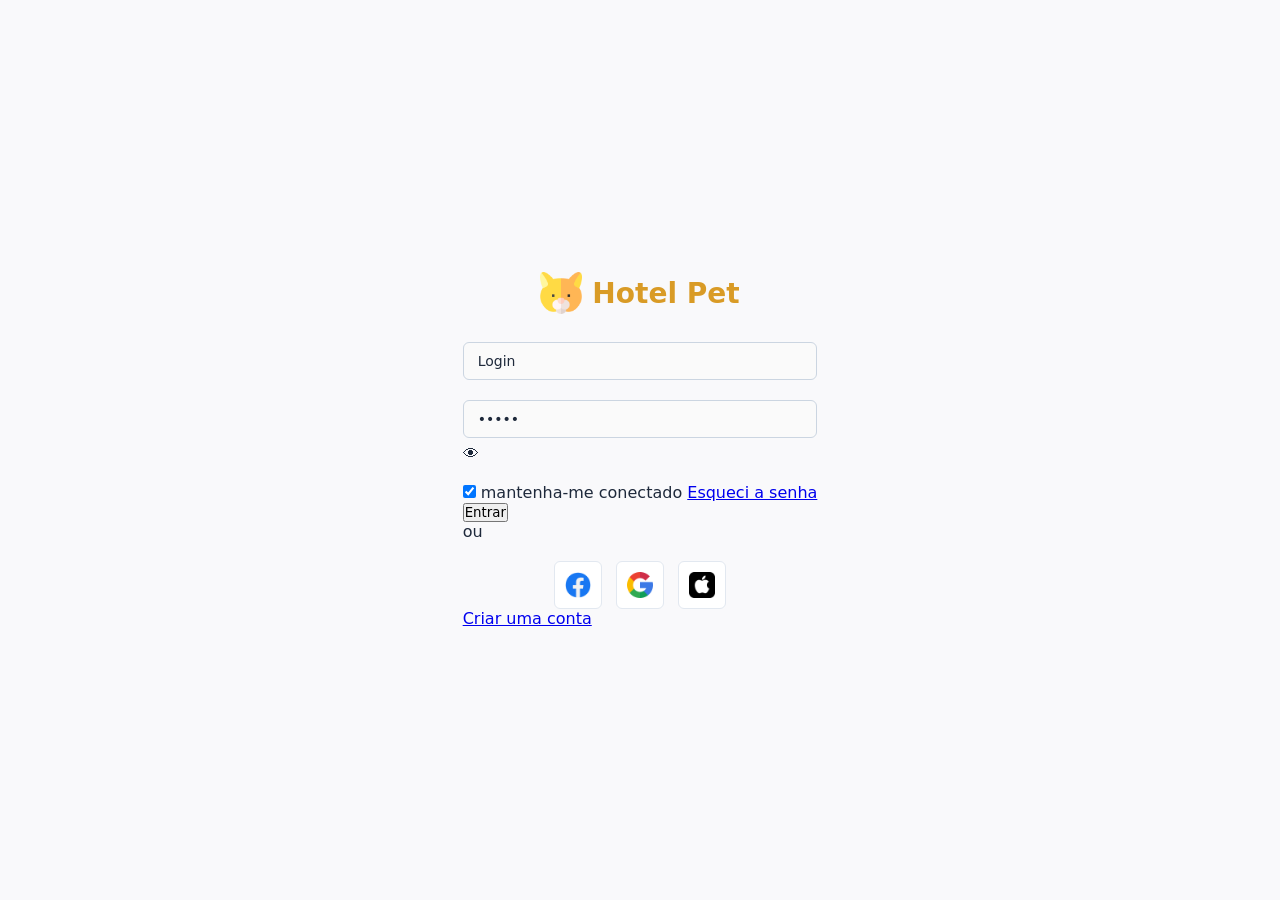
<file: index.html>
<!DOCTYPE html>
<html lang="pt-BR">
<head>
  <meta charset="UTF-8">
  <meta name="viewport" content="width=device-width, initial-scale=1.0">
  <title>Hotel Pet</title>
  <link rel="stylesheet" href="global.css">
  <style>
    /* Estilos de controle para a Single Page Application (SPA) */
    .page {
      display: none;
      width: 100%;
    }
    .page.active-page {
      display: flex;
    }
    /* Esconde telas avulsas como Login e Criar Conta do layout com sidebar */
    .standalone-page {
      display: none;
      width: 100%;
      min-height: 100vh;
      align-items: center;
      justify-content: center;
    }
    .standalone-page.active-page {
      display: flex;
    }
    /* Estilos utilitários de cursor */
    [onclick] {
      cursor: pointer;
    }
  </style>
</head>
<body>

  <!-- ========================================== -->
  <!-- TELA 1: LOGIN                              -->
  <!-- ========================================== -->
  <section id="login" class="standalone-page active-page">
    <div class="login-container">
      <div class="image-section"></div>
      <div class="login-section">
        <div class="brand-title">
          <img src="pet.png" alt="Logo Hotel Pet">
          <span>Hotel Pet</span>
        </div>
        <form class="login-form" onsubmit="event.preventDefault(); navigateTo('pets');">
          <div class="form-group">
            <input type="text" class="form-control" placeholder="Login" value="Login">
          </div>
          <div class="form-group">
            <input type="password" class="form-control" placeholder="Senha" value="Senha">
            <span class="toggle-password">👁</span>
          </div>
          <div class="form-options">
            <label class="remember-me">
              <input type="checkbox" checked>
              <span>mantenha-me conectado</span>
            </label>
            <a href="#" onclick="alert('Instruções de recuperação enviadas.'); return false;" class="forgot-password">Esqueci a senha</a>
          </div>
          <button type="submit" class="btn-submit">Entrar</button>
        </form>
        <div class="divider"><span>ou</span></div>
        <div class="social-login">
          <a href="#" class="social-btn" title="Facebook">
            <img src="facebook.png" alt="Facebook">
          </a>
          <a href="#" class="social-btn" title="Google">
            <img src="google.png" alt="Google">
          </a>
          <a href="#" class="social-btn" title="Apple">
            <img src="apple.png" alt="Apple">
          </a>
        </div>
        <a href="#" onclick="navigateTo('criarConta'); return false;" class="create-account-link">Criar uma conta</a>
      </div>
    </div>
  </section>

  <!-- ========================================== -->
  <!-- TELA 2: CRIAR CONTA                        -->
  <!-- ========================================== -->
  <section id="criarConta" class="standalone-page">
    <div class="container">
      <div class="image-container"></div>
      <div class="card-container">
        <h1 class="brand-title">Hotel Pet</h1>
        <form class="register-form" onsubmit="event.preventDefault(); navigateTo('pets');">
          <div class="input-group">
            <input type="text" class="form-control" placeholder="Login" required>
          </div>
          <div class="input-group">
            <input type="password" class="form-control" placeholder="Senha" required>
            <button type="button" class="password-toggle" aria-label="Mostrar senha">👁</button>
          </div>
          <button type="submit" class="btn-submit">Criar conta</button>
        </form>
        <a href="#" onclick="navigateTo('login'); return false;" class="login-link">Já tem conta? Login</a>
      </div>
    </div>
  </section>

  <!-- ========================================== -->
  <!-- ESTRUTURA PRINCIPAL (PAINEL COM SIDEBAR)   -->
  <!-- ========================================== -->
  <div id="app-layout" style="display: none; width: 100%; min-height: 100vh;">
    
    <!-- Menu Lateral Fixo -->
    <aside class="sidebar">
      <div class="brand">Hotel Pet</div>
      <ul class="nav-list">
        <li class="nav-item" id="nav-pets"><a href="#" onclick="navigateTo('pets'); return false;">🐾 Pets</a></li>
        <li class="nav-item" id="nav-usuarios"><a href="#" onclick="navigateTo('usuarios'); return false;">👤 Usuários</a></li>
        <li class="nav-item" id="nav-configuracoes"><a href="#" onclick="navigateTo('configuracoes'); return false;">⚙ Configurações</a></li>
        <li class="nav-item" id="nav-reservas"><a href="#" onclick="navigateTo('reservas'); return false;">📖 Reservas</a></li>
      </ul>
    </aside>

    <!-- Área de Conteúdo Central -->
    <div class="main-wrapper">
      
      <!-- Topbar Compartilhada -->
      <header class="header">
        <div class="user-profile" onclick="navigateTo('editarPerfil')" title="Clique para editar seu perfil">
          <div class="avatar-circle">👤</div>
          <span>João da Silva</span>
        </div>
      </header>

      <!-- Sub-telas do Painel -->
      <main class="content">

        <!-- 3. LISTA DE PETS -->
        <section id="pets" class="page">
          <div style="width: 100%;">
            <div class="breadcrumb">Home / Pets</div>
            <h1 class="page-title">Pets</h1>
            <div class="action-bar">
              <button class="btn-outline" onclick="navigateTo('cadastrarPet')">+ Novo Pet</button>
            </div>
            <div class="filter-card">
              <div class="form-grid">
                <div class="form-group"><label for="pet-id">Id</label><input type="text" id="pet-id" class="form-control"></div>
                <div class="form-group"><label for="pet-raca">Raça</label><input type="text" id="pet-raca" class="form-control"></div>
                <div class="form-group"><label for="pet-nome">Nome</label><input type="text" id="pet-nome" class="form-control"></div>
                <div class="form-group"><label for="pet-tamanho">Tamanho</label><input type="text" id="pet-tamanho" class="form-control"></div>
              </div>
              <div class="form-actions">
                <button class="btn-primary">🔍 Pesquisar</button>
                <button class="btn-secondary">↺ Limpar</button>
              </div>
            </div>
            <div class="table-card">
              <table class="custom-table">
                <thead>
                  <tr>
                    <th style="width: 30px;"><input type="checkbox"></th>
                    <th>Id ↓</th><th>Nome ↓</th><th>Tipo ↓</th><th>Raça ↓</th><th>Tamanho ↓</th><th></th>
                  </tr>
                </thead>
                <tbody>
                  <!-- Preenchido via JavaScript -->
                </tbody>
              </table>
            </div>
          </div>
        </section>

        <!-- 4. CADASTRAR PET -->
        <section id="cadastrarPet" class="page">
          <div style="width: 100%;">
            <div class="breadcrumb">Home / Pet / Novo Pet</div>
            <div class="card-container">
              <h1 class="page-title">Novo Pet</h1>
              <form onsubmit="event.preventDefault(); navigateTo('pets');">
                <div class="form-content">
                  <div class="form-fields">
                    <div class="form-group"><label for="cad-proprietario">Proprietário *</label><input type="text" id="cad-proprietario" class="form-control" required></div>
                    <div class="form-group"><label for="cad-nome-pet">Nome *</label><input type="text" id="cad-nome-pet" class="form-control" required></div>
                    <div class="form-group">
                      <label for="cad-tipo-pet">Tipo *</label>
                      <select id="cad-tipo-pet" class="form-control" required>
                        <option value=""></option>
                        <option value="cachorro">Cachorro</option>
                        <option value="gato">Gato</option>
                        <option value="outro">Outro</option>
                      </select>
                    </div>
                    <div class="form-group"><label for="cad-raca-pet">Raça *</label><input type="text" id="cad-raca-pet" class="form-control" required></div>
                    <div class="form-group">
                      <label for="cad-tamanho-pet">Tamanho *</label>
                      <select id="cad-tamanho-pet" class="form-control" required>
                        <option value=""></option>
                        <option value="pequeno">Pequeno</option>
                        <option value="medio">Médio</option>
                        <option value="grande">Grande</option>
                      </select>
                    </div>
                  </div>
                  <div class="image-upload-section">
                    <label>Imagem</label>
                    <div class="image-placeholder"></div>
                  </div>
                </div>
                <div class="form-actions">
                  <button type="submit" class="btn-primary">💾 Salvar</button>
                  <button type="reset" class="btn-secondary">↺ Limpar</button>
                  <button type="button" class="btn-secondary" onclick="navigateTo('pets')">← Cancelar</button>
                </div>
              </form>
            </div>
          </div>
        </section>

        <!-- 5. EDITAR PET -->
        <section id="editarPet" class="page">
          <div style="width: 100%;">
            <div class="breadcrumb">Home / Pet / Editar Pet</div>
            <div class="card-container">
              <h1 class="page-title">Editar Pet</h1>
              <form onsubmit="event.preventDefault(); navigateTo('pets');">
                <div class="form-content">
                  <div class="form-fields">
                    <div class="form-group"><label for="edit-nome-pet">Nome *</label><input type="text" id="edit-nome-pet" class="form-control" value="Max" required></div>
                    <div class="form-group">
                      <label for="edit-tipo-pet">Tipo *</label>
                      <select id="edit-tipo-pet" class="form-control" required>
                        <option value="cachorro" selected>Cachorro</option>
                        <option value="gato">Gato</option>
                      </select>
                    </div>
                    <div class="form-group"><label for="edit-raca-pet">Raça *</label><input type="text" id="edit-raca-pet" class="form-control" value="Pastor Alemão" required></div>
                    <div class="form-group">
                      <label for="edit-tamanho-pet">Tamanho *</label>
                      <select id="edit-tamanho-pet" class="form-control" required>
                        <option value="grande" selected>Grande</option>
                      </select>
                    </div>
                  </div>
                  <div class="image-upload-section">
                    <label>Imagem</label>
                    <div class="image-placeholder"></div>
                  </div>
                </div>
                <div class="form-actions">
                  <button type="submit" class="btn-primary">💾 Salvar</button>
                  <button type="reset" class="btn-secondary">↺ Limpar</button>
                  <button type="button" class="btn-secondary" onclick="navigateTo('pets')">← Cancelar</button>
                </div>
              </form>
            </div>
          </div>
        </section>

        <!-- 6. VISUALIZAR PET -->
        <section id="visualizarPet" class="page">
          <div style="width: 100%;">
            <div class="breadcrumb">Home / pets / ver pet</div>
            <div class="card-container">
              <h1 class="page-title">Ver pet</h1>
              <div class="top-actions">
                <button class="btn-action-outline" onclick="navigateTo('editarPet')">✏️ Editar</button>
                <button class="btn-action-outline" onclick="if(confirm('Deseja excluir?')) navigateTo('pets')">✖ Deletar</button>
              </div>
              <div class="details-container">
                <div class="detail-row"><span class="detail-label">Proprietário:</span><span class="detail-value">José da Silva</span></div>
                <div class="detail-row"><span class="detail-label">Id:</span><span class="detail-value">1234509876</span></div>
                <div class="detail-row"><span class="detail-label">Nome:</span><span class="detail-value">Max</span></div>
                <div class="detail-row"><span class="detail-label">Tipo:</span><span class="detail-value">Cachorro</span></div>
                <div class="detail-row"><span class="detail-label">Raça:</span><span class="detail-value">Pastor Alemão</span></div>
                <div class="detail-row">
                  <span class="detail-label">Imagem</span>
                  <div class="detail-value"><div class="image-placeholder"></div></div>
                </div>
                <div class="detail-row">
                  <span class="detail-label">Reservas:</span>
                  <div class="detail-value reservations-list">
                    <span class="res-blue" onclick="navigateTo('verReserva')">02/05/2021 - 07/05/2021 (completa)</span>
                    <span class="res-green" onclick="navigateTo('editReservaEmAndamento')">02/05/2021 - 07/05/2021 (em andamento)</span>
                  </div>
                </div>
                <div class="bottom-actions">
                  <button class="btn-back" onclick="navigateTo('pets')">← Voltar</button>
                </div>
              </div>
            </div>
          </div>
        </section>

        <!-- 7. LISTA DE USUÁRIOS -->
        <section id="usuarios" class="page">
          <div style="width: 100%;">
            <div class="breadcrumb">Home / Usuários</div>
            <h1 class="page-title">Usuários</h1>
            <div class="action-bar">
              <button class="btn-outline" onclick="navigateTo('cadastrarUsuario')">+ novo</button>
              <button class="btn-outline">- Remover</button>
              <button class="btn-outline">✓ Mudar status</button>
            </div>
            <div class="view-filter">
              <span>Visualizar Por:</span>
              <button class="btn-toggle">Usuários</button>
              <button class="btn-toggle blue">Função</button>
            </div>
            <div class="filter-card">
              <div class="form-grid">
                <div class="form-group"><label for="usr-id">Id</label><input type="text" id="usr-id" class="form-control"></div>
                <div class="form-group"><label>Criado em</label><div class="date-inputs"><input type="date" class="form-control"><input type="date" class="form-control"></div></div>
                <div class="form-group"><label for="usr-email">Email</label><input type="text" id="usr-email" class="form-control"></div>
                <div class="form-group"><label for="usr-nome">Nome</label><input type="text" id="usr-nome" class="form-control"></div>
                <div class="form-group">
                  <label for="usr-status">Status</label>
                  <select id="usr-status" class="form-control">
                    <option value=""></option>
                    <option value="ativo">Ativo</option>
                    <option value="inativo">Inativo</option>
                  </select>
                </div>
                <div class="form-group">
                  <label for="usr-funcao">Função</label>
                  <select id="usr-funcao" class="form-control">
                    <option value=""></option>
                    <option value="gerente">Gerente</option>
                    <option value="funcionario">Funcionário</option>
                    <option value="cliente">Cliente</option>
                  </select>
                </div>
              </div>
              <div class="form-actions">
                <button class="btn-primary">🔍 Pesquisar</button>
                <button class="btn-secondary">↺ Limpar</button>
              </div>
            </div>
            <div class="table-card">
              <table class="custom-table">
                <thead>
                  <tr>
                    <th style="width: 30px;"><input type="checkbox"></th>
                    <th style="width: 40px;">Foto</th>
                    <th>Email ↓</th><th>Nome ↓</th><th>Função ↓</th><th>Status ↓</th><th>Criado em ↓</th><th></th>
                  </tr>
                </thead>
                <tbody>
                  <!-- Preenchido via JavaScript -->
                </tbody>
              </table>
            </div>
          </div>
        </section>

        <!-- 8. CADASTRAR USUÁRIO -->
        <section id="cadastrarUsuario" class="page">
          <div style="width: 100%;">
            <div class="breadcrumb">Home / Usuário / Novo usuário</div>
            <div class="card-container">
              <h1 class="page-title">Novo Usuário</h1>
              <form class="profile-form" onsubmit="event.preventDefault(); navigateTo('usuarios');">
                <div class="form-group"><label for="cad-usr-email">Email *</label><input type="email" id="cad-usr-email" class="form-control" required></div>
                <div class="form-group"><label for="cad-usr-nome">Nome *</label><input type="text" id="cad-usr-nome" class="form-control" required></div>
                <div class="form-group"><label for="cad-usr-sobrenome">Sobrenome</label><input type="text" id="cad-usr-sobrenome" class="form-control"></div>
                <div class="form-group"><label for="cad-usr-telefone">Telefone *</label><input type="tel" id="cad-usr-telefone" class="form-control" required></div>
                <div class="form-group">
                  <label for="cad-usr-funcao">Função</label>
                  <select id="cad-usr-funcao" class="form-control">
                    <option value="funcionario">Funcionário</option>
                    <option value="cliente">Cliente</option>
                    <option value="gerente">Gerente</option>
                  </select>
                </div>
                <div class="image-placeholder"></div>
                <div class="form-actions">
                  <button type="submit" class="btn-primary">💾 Salvar</button>
                  <button type="reset" class="btn-secondary">↺ Limpar</button>
                  <button type="button" class="btn-secondary" onclick="navigateTo('usuarios')">← Cancelar</button>
                </div>
              </form>
            </div>
          </div>
        </section>

        <!-- 9. EDITAR PERFIL / USUÁRIO -->
        <section id="editarPerfil" class="page">
          <div style="width: 100%;">
            <div class="breadcrumb">Home / Editar Perfil</div>
            <div class="card-container">
              <h1 class="page-title">Editar Perfil</h1>
              <form class="edit-form" onsubmit="event.preventDefault(); navigateTo('usuarios');">
                <div class="form-group"><label for="edit-email">Email *</label><input type="email" id="edit-email" class="form-control" value="joaodasilva@pet.com" required></div>
                <div class="form-group"><label for="edit-nome">Nome *</label><input type="text" id="edit-nome" class="form-control" value="João" required></div>
                <div class="form-group"><label for="edit-sobrenome">Sobrenome</label><input type="text" id="edit-sobrenome" class="form-control" value="da Silva"></div>
                <div class="form-group"><label for="edit-telefone">Telefone *</label><input type="text" id="edit-telefone" class="form-control" value="+55 (73) 99876-8943" required></div>
                <div class="form-group">
                  <label for="edit-funcao">Função</label>
                  <select id="edit-funcao" class="form-control">
                    <option value="funcionario" selected>Funcionário</option>
                    <option value="cliente">Cliente</option>
                    <option value="gerente">Gerente</option>
                  </select>
                </div>
                <div class="avatar-placeholder"></div>
                <div class="form-actions">
                  <button type="submit" class="btn-primary">💾 Salvar</button>
                  <button type="reset" class="btn-secondary">↺ Limpar</button>
                  <button type="button" class="btn-secondary" onclick="navigateTo('usuarios')">← Cancelar</button>
                </div>
              </form>
            </div>
          </div>
        </section>

        <!-- 10. CONFIGURAÇÕES -->
        <section id="configuracoes" class="page">
          <div style="width: 100%;">
            <div class="breadcrumb">Home / Configurações</div>
            <div class="card-container">
              <h1 class="page-title">Configurações</h1>
              <form class="settings-form" onsubmit="event.preventDefault(); alert('Configurações salvas!');">
                <div class="form-group"><label for="valor-diaria">Valor da diária</label><input type="text" id="valor-diaria" class="form-control" value="R$ 10,00"></div>
                <div class="form-group"><label for="vagas">Vagas disponíveis</label><input type="number" id="vagas" class="form-control" value="3"></div>
                <div class="form-actions">
                  <button type="submit" class="btn-primary">💾 Salvar</button>
                  <button type="reset" class="btn-secondary">↺ Limpar</button>
                </div>
              </form>
            </div>
          </div>
        </section>

        <!-- 11. LISTA DE RESERVAS -->
        <section id="reservas" class="page">
          <div style="width: 100%;">
            <div class="breadcrumb">Home / Reservas</div>
            <h1 class="page-title">Reservas</h1>
            <div class="action-bar">
              <button class="btn-outline" onclick="navigateTo('fazerReserva')">+ Nova reserva</button>
            </div>
            <div class="filter-card">
              <div class="form-grid">
                <div class="form-group"><label for="res-id">Id</label><input type="text" id="res-id" class="form-control"></div>
                <div class="form-group"><label>Período</label><div class="double-inputs"><input type="date" class="form-control"><input type="date" class="form-control"></div></div>
                <div class="form-group"><label for="res-proprietario">Proprietário</label><input type="text" id="res-proprietario" class="form-control"></div>
                <div class="form-group"><label>Total</label><div class="double-inputs"><input type="text" class="form-control" value="R$ 0,00"><input type="text" class="form-control" value="R$ 0,00"></div></div>
                <div class="form-group">
                  <label for="res-status">Status</label>
                  <select id="res-status" class="form-control">
                    <option value=""></option>
                    <option value="reservada">Reservada</option>
                    <option value="em_progresso">Em progresso</option>
                    <option value="finalizada">Finalizada</option>
                  </select>
                </div>
                <div class="form-group"><label for="res-pet">Pet</label><input type="text" id="res-pet" class="form-control"></div>
              </div>
              <div class="form-actions">
                <button class="btn-primary">🔍 Pesquisar</button>
                <button class="btn-secondary">↺ Limpar</button>
              </div>
            </div>
            <div class="table-card">
              <table class="custom-table">
                <thead>
                  <tr>
                    <th style="width: 30px;"><input type="checkbox"></th>
                    <th>Id ↓</th><th>Pet ↓</th><th>Chegada ↓</th><th>Partida ↓</th><th>Status ↓</th><th>Total ↓</th><th></th>
                  </tr>
                </thead>
                <tbody>
                  <!-- Preenchido via JavaScript -->
                </tbody>
              </table>
            </div>
          </div>
        </section>

        <!-- 12. FAZER RESERVA -->
        <section id="fazerReserva" class="page">
          <div style="width: 100%;">
            <div class="breadcrumb">Home / reservas / nova reserva</div>
            <div class="card-container">
              <h1 class="page-title">Fazer reserva</h1>
              <form class="reservation-form" onsubmit="event.preventDefault(); navigateTo('reservas');">
                <div class="form-group"><label for="fz-pet">Pet *</label><input type="text" id="fz-pet" class="form-control" value="Max" required></div>
                <div class="form-group">
                  <label>Período *</label>
                  <div class="date-range-group">
                    <div class="date-input-wrapper"><input type="date" value="2021-05-02" required></div>
                    <div class="date-input-wrapper"><input type="date" value="2021-05-07" required></div>
                  </div>
                </div>
                <div class="form-group"><label for="fz-notas">Notas</label><textarea id="fz-notas" class="form-control">Lorem ipsum dolor sit amet...</textarea></div>
                <div class="total-price">Total das diárias: <span>R$ 40,00</span></div>
                <div class="form-actions">
                  <button type="submit" class="btn-primary">💾 Salvar</button>
                  <button type="reset" class="btn-secondary">↺ Limpar</button>
                  <button type="button" class="btn-secondary" onclick="navigateTo('reservas')">← Cancelar</button>
                </div>
              </form>
            </div>
          </div>
        </section>

        <!-- 13. EDITAR RESERVA EM ANDAMENTO -->
        <section id="editReservaEmAndamento" class="page">
          <div style="width: 100%;">
            <div class="breadcrumb">Home / reservas / editar reserva</div>
            <div class="card-container">
              <h1 class="page-title">Editar reserva</h1>
              <form onsubmit="event.preventDefault(); navigateTo('reservas');">
                <div class="form-group"><label for="ed-proprietario">Proprietário *</label><input type="text" id="ed-proprietario" class="form-control" value="José da Silva"></div>
                <div class="form-group"><label for="ed-pet">Pet *</label><input type="text" id="ed-pet" class="form-control" value="Max"></div>
                <div class="form-group">
                  <label>Período *</label>
                  <div class="date-row">
                    <input type="date" class="form-control" value="2021-05-02">
                    <input type="date" class="form-control" value="2021-05-07">
                  </div>
                </div>
                <div class="form-group"><label for="ed-notas">Notas</label><textarea id="ed-notas" class="form-control">Lorem ipsum dolor sit amet...</textarea></div>
                <div class="form-group">
                  <label for="ed-status">Status *</label>
                  <select id="ed-status" class="form-control">
                    <option value="em_andamento" selected>Em andamento</option>
                    <option value="concluido">Concluído</option>
                    <option value="cancelado">Cancelado</option>
                  </select>
                </div>
                <div class="form-group"><label for="ed-anotacoes">Anotações do funcionário</label><textarea id="ed-anotacoes" class="form-control">Lorem ipsum dolor sit amet...</textarea></div>
                <div class="image-upload-group">
                  <div class="image-placeholder"></div>
                  <div class="add-image-btn">+</div>
                </div>
                <div class="total-price">Total das diárias: <span>R$ 40,00</span></div>
                <div class="form-actions">
                  <button type="submit" class="btn-primary">💾 Salvar</button>
                  <button type="reset" class="btn-secondary">↺ Limpar</button>
                  <button type="button" class="btn-secondary" onclick="navigateTo('reservas')">← Cancelar</button>
                </div>
              </form>
            </div>
          </div>
        </section>

        <!-- 14. VER RESERVA -->
        <section id="verReserva" class="page">
          <div style="width: 100%;">
            <div class="breadcrumb">Home / reservas / ver reserva</div>
            <div class="card-container">
              <h1 class="page-title">Ver reserva</h1>
              <div class="top-actions">
                <button class="btn-action-outline" onclick="navigateTo('editReservaEmAndamento')">✏️ Editar</button>
                <button class="btn-action-outline" onclick="if(confirm('Deseja excluir?')) navigateTo('reservas')">✖ Deletar</button>
              </div>
              <div class="details-list">
                <div class="detail-row"><span class="detail-label">Id:</span><span class="detail-value">1234099871</span></div>
                <div class="detail-row"><span class="detail-label">Pet:</span><span class="detail-value">Max</span></div>
                <div class="detail-row"><span class="detail-label">Período:</span><span class="detail-value">02/05/2021 - 07/05/2021</span></div>
                <div class="detail-row"><span class="detail-label">Status:</span><span class="detail-value"><span class="badge badge-reservada">Reservada</span></span></div>
                <div class="detail-row"><span class="detail-label">Total:</span><span class="detail-value">R$ 40,00</span></div>
                <div class="detail-row"><span class="detail-label">Notas:</span><span class="detail-value">Lorem ipsum dolor sit amet...</span></div>
                <div class="bottom-actions">
                  <button class="btn-back" onclick="navigateTo('reservas')">← Voltar</button>
                </div>
              </div>
            </div>
          </div>
        </section>

      </main>
    </div>
  </div>

  <!-- SCRIPTS JS -->
  <script src="js/dados.js"></script>
  <script src="js/navegacao.js"></script>
  <script src="js/busca.js"></script>
</body>
</html>
</file>
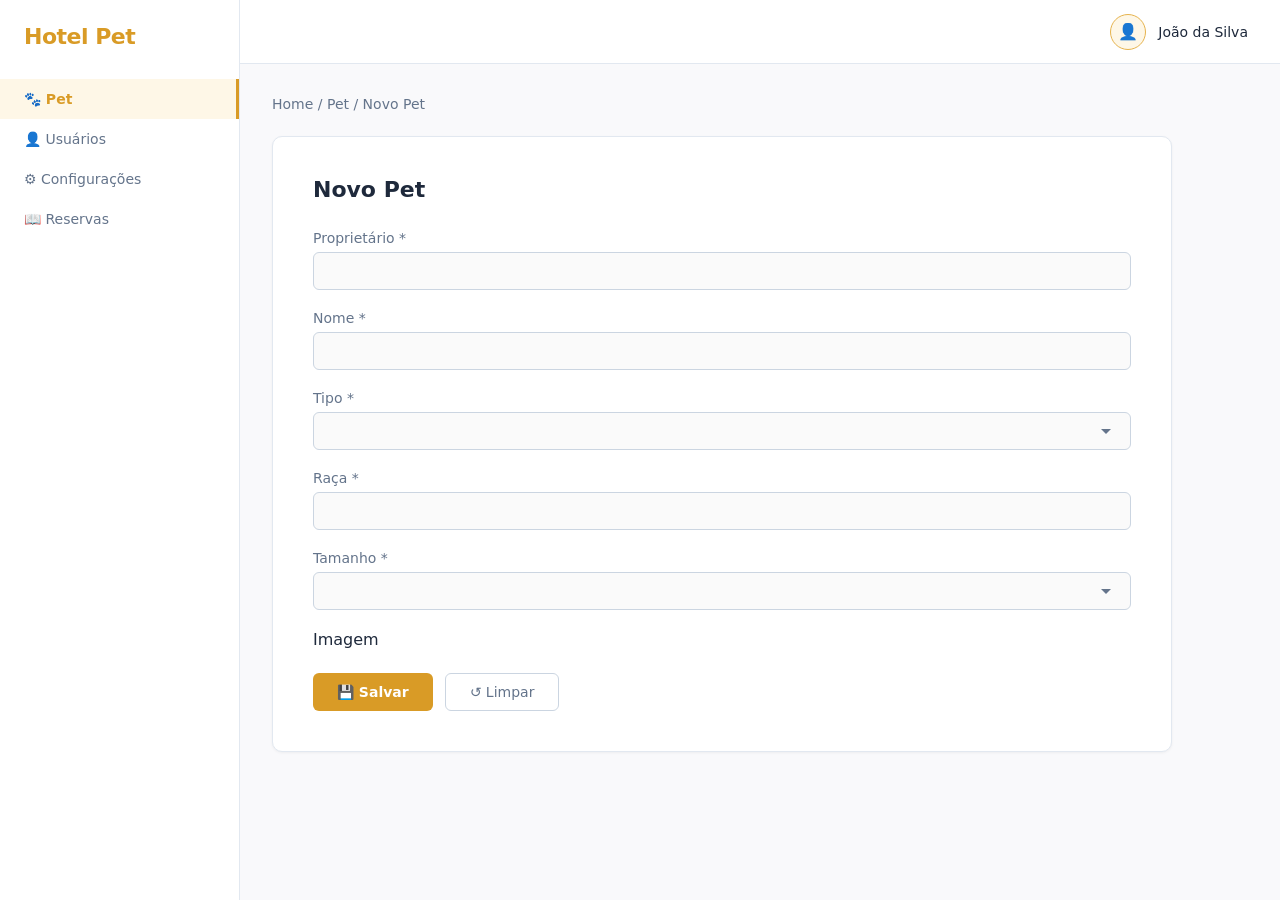
<file: cadastrarPet.html>
<!DOCTYPE html>
<html lang="pt-BR">
<head>
  <meta charset="UTF-8">
  <meta name="viewport" content="width=device-width, initial-scale=1.0">
  <title>Hotel Pet - Cadastrar pet</title>
<link rel="stylesheet" href="global.css">
</head>
<body>

  <!-- Menu Lateral -->
  <aside class="sidebar">
    <div class="brand">Hotel Pet</div>
    <ul class="nav-list">
      <li class="nav-item active"><a href="#">🐾 Pet</a></li>
      <li class="nav-item"><a href="#">👤 Usuários</a></li>
      <li class="nav-item"><a href="#">⚙ Configurações</a></li>
      <li class="nav-item"><a href="#">📖 Reservas</a></li>
    </ul>
  </aside>

  <!-- Área Principal -->
  <div class="main-wrapper">
    
    <!-- Header -->
    <header class="header">
      <div class="user-profile">
        <div class="avatar-circle">👤</div>
        <span>João da Silva</span>
      </div>
    </header>

    <!-- Conteúdo -->
    <main class="content">
      <div class="breadcrumb">Home / Pet / Novo Pet</div>

      <div class="card-container">
        <h1 class="page-title">Novo Pet</h1>

        <form>
          <div class="form-content">
            <!-- Coluna dos Campos -->
            <div class="form-fields">
              <div class="form-group">
                <label for="proprietario">Proprietário *</label>
                <input type="text" id="proprietario" class="form-control" required>
              </div>

              <div class="form-group">
                <label for="nome">Nome *</label>
                <input type="text" id="nome" class="form-control" required>
              </div>

              <div class="form-group">
                <label for="tipo">Tipo *</label>
                <select id="tipo" class="form-control" required>
                  <option value=""></option>
                  <option value="cachorro">Cachorro</option>
                  <option value="gato">Gato</option>
                  <option value="outro">Outro</option>
                </select>
              </div>

              <div class="form-group">
                <label for="raca">Raça *</label>
                <input type="text" id="raca" class="form-control" required>
              </div>

              <div class="form-group">
                <label for="tamanho">Tamanho *</label>
                <select id="tamanho" class="form-control" required>
                  <option value=""></option>
                  <option value="pequeno">Pequeno</option>
                  <option value="medio">Médio</option>
                  <option value="grande">Grande</option>
                </select>
              </div>
            </div>

            <!-- Coluna da Imagem -->
            <div class="image-upload-section">
              <label>Imagem</label>
              <div class="image-placeholder"></div>
            </div>
          </div>

          <!-- Botões -->
          <div class="form-actions">
            <button type="submit" class="btn-primary">💾 Salvar</button>
            <button type="reset" class="btn-secondary">↺ Limpar</button>
          </div>
        </form>
      </div>
    </main>
  </div>

</body>
</html>
</file>
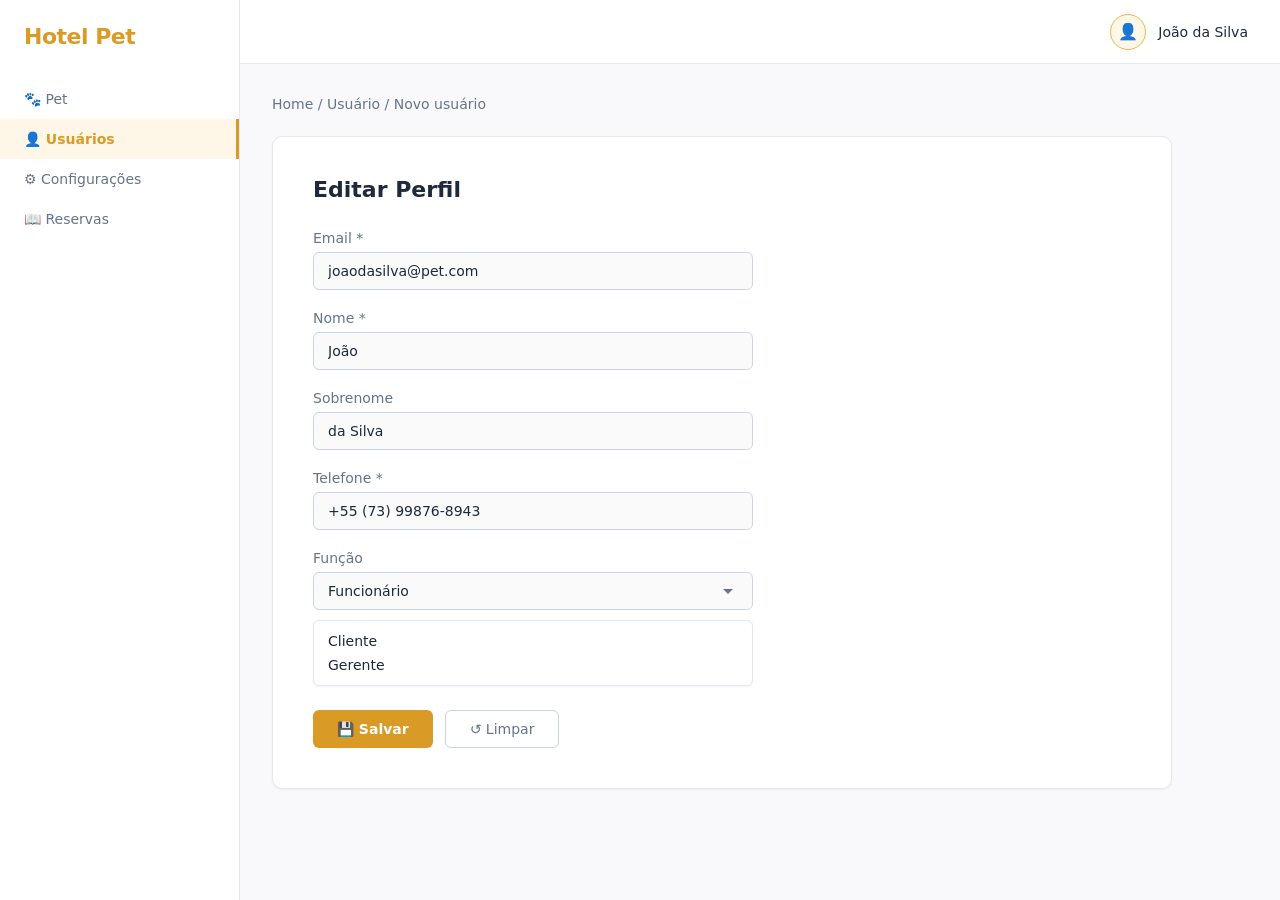
<file: cadastrarUsuario.html>
<!DOCTYPE html>
<html lang="pt-BR">
<head>
  <meta charset="UTF-8">
  <meta name="viewport" content="width=device-width, initial-scale=1.0">
  <title>Hotel Pet - Cadastrar Usuário</title>
  <link rel="stylesheet" href="global.css">
</head>
<body>

  <!-- Menu Lateral -->
  <aside class="sidebar">
    <div class="brand">Hotel Pet</div>
    <ul class="nav-list">
      <li class="nav-item"><a href="#">🐾 Pet</a></li>
      <li class="nav-item active"><a href="#">👤 Usuários</a></li>
      <li class="nav-item"><a href="#">⚙ Configurações</a></li>
      <li class="nav-item"><a href="#">📖 Reservas</a></li>
    </ul>
  </aside>

  <!-- Área Principal -->
  <div class="main-wrapper">
    
    <!-- Header -->
    <header class="header">
      <div class="user-profile">
        <div class="avatar-circle">👤</div>
        <span>João da Silva</span>
      </div>
    </header>

    <!-- Conteúdo -->
    <main class="content">
      <div class="breadcrumb">Home / Usuário / Novo usuário</div>

      <div class="card-container">
        <h1 class="page-title">Editar Perfil</h1>

        <form class="profile-form">
          <div class="form-group">
            <label for="email">Email *</label>
            <input type="email" id="email" class="form-control" value="joaodasilva@pet.com" required>
          </div>

          <div class="form-group">
            <label for="nome">Nome *</label>
            <input type="text" id="nome" class="form-control" value="João" required>
          </div>

          <div class="form-group">
            <label for="sobrenome">Sobrenome</label>
            <input type="text" id="sobrenome" class="form-control" value="da Silva">
          </div>

          <div class="form-group">
            <label for="telefone">Telefone *</label>
            <input type="tel" id="telefone" class="form-control" value="+55 (73) 99876-8943" required>
          </div>

          <div class="form-group">
            <label for="funcao">Função</label>
            <select id="funcao" class="form-control">
              <option value="funcionario" selected>Funcionário</option>
            </select>
            <div class="dropdown-options-box">
              <div>Cliente</div>
              <div>Gerente</div>
            </div>
          </div>

          <!-- Placeholder de Imagem -->
          <div class="image-placeholder"></div>

          <!-- Botões -->
          <div class="form-actions">
            <button type="submit" class="btn-primary">💾 Salvar</button>
            <button type="reset" class="btn-secondary">↺ Limpar</button>
          </div>
        </form>
      </div>
    </main>
  </div>

</body>
</html>
</file>
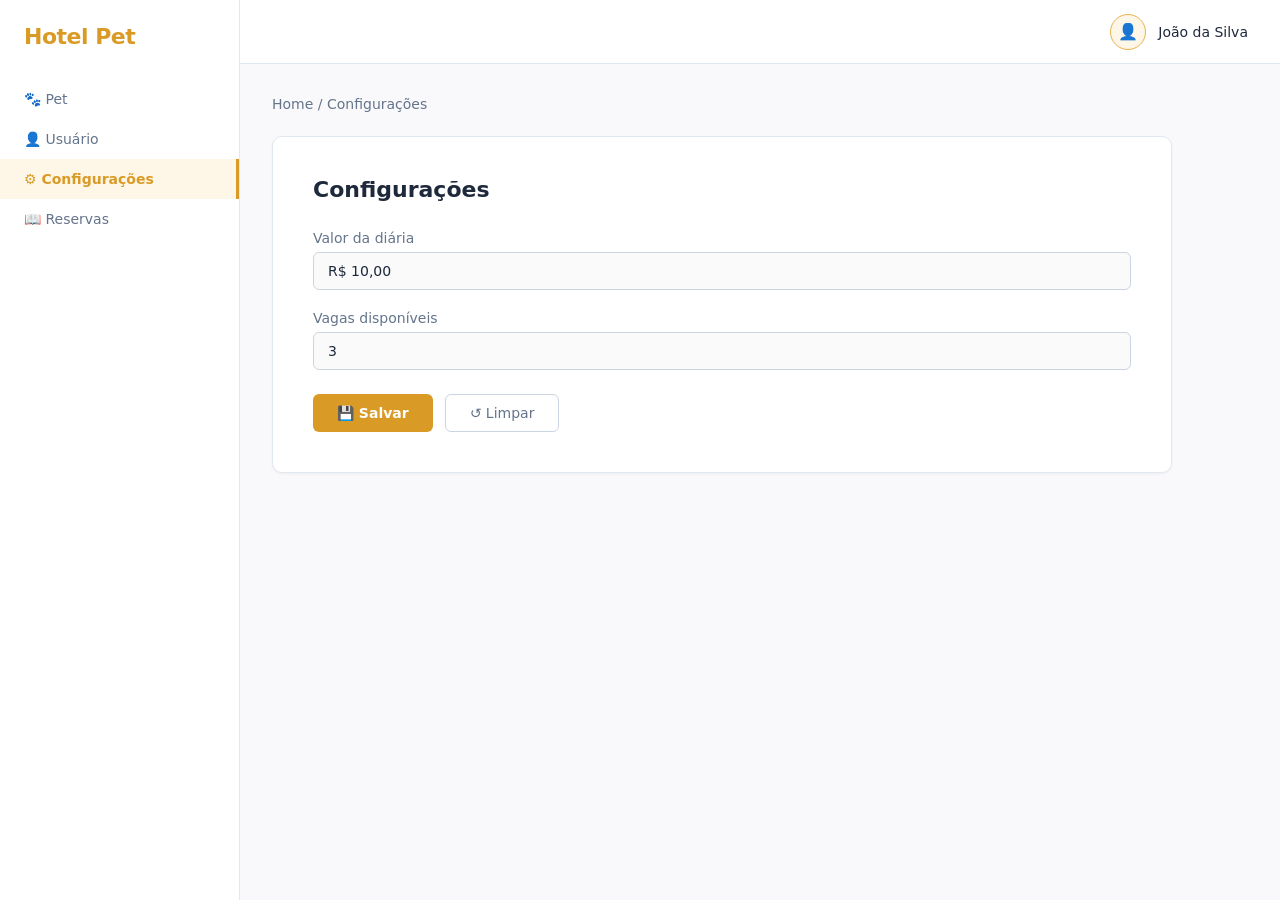
<file: configuracoes.html>
<!DOCTYPE html>
<html lang="pt-BR">
<head>
  <meta charset="UTF-8">
  <meta name="viewport" content="width=device-width, initial-scale=1.0">
  <title>Hotel Pet - Configurações</title>
<link rel="stylesheet" href="global.css">
</head>
<body>

  <!-- Menu Lateral -->
  <aside class="sidebar">
    <div class="brand">Hotel Pet</div>
    <ul class="nav-list">
      <li class="nav-item"><a href="#">🐾 Pet</a></li>
      <li class="nav-item"><a href="#">👤 Usuário</a></li>
      <li class="nav-item active"><a href="#">⚙ Configurações</a></li>
      <li class="nav-item"><a href="#">📖 Reservas</a></li>
    </ul>
  </aside>

  <!-- Área Principal -->
  <div class="main-wrapper">
    
    <!-- Header -->
    <header class="header">
      <div class="user-profile">
        <div class="avatar-circle">👤</div>
        <span>João da Silva</span>
      </div>
    </header>

    <!-- Conteúdo -->
    <main class="content">
      <div class="breadcrumb">Home / Configurações</div>

      <div class="card-container">
        <h1 class="page-title">Configurações</h1>

        <form class="settings-form">
          <div class="form-group">
            <label for="valor-diaria">Valor da diária</label>
            <input type="text" id="valor-diaria" class="form-control" value="R$ 10,00">
          </div>

          <div class="form-group">
            <label for="vagas">Vagas disponíveis</label>
            <input type="number" id="vagas" class="form-control" value="3">
          </div>

          <!-- Botões -->
          <div class="form-actions">
            <button type="submit" class="btn-primary">💾 Salvar</button>
            <button type="reset" class="btn-secondary">↺ Limpar</button>
          </div>
        </form>
      </div>
    </main>
  </div>

</body>
</html>
</file>
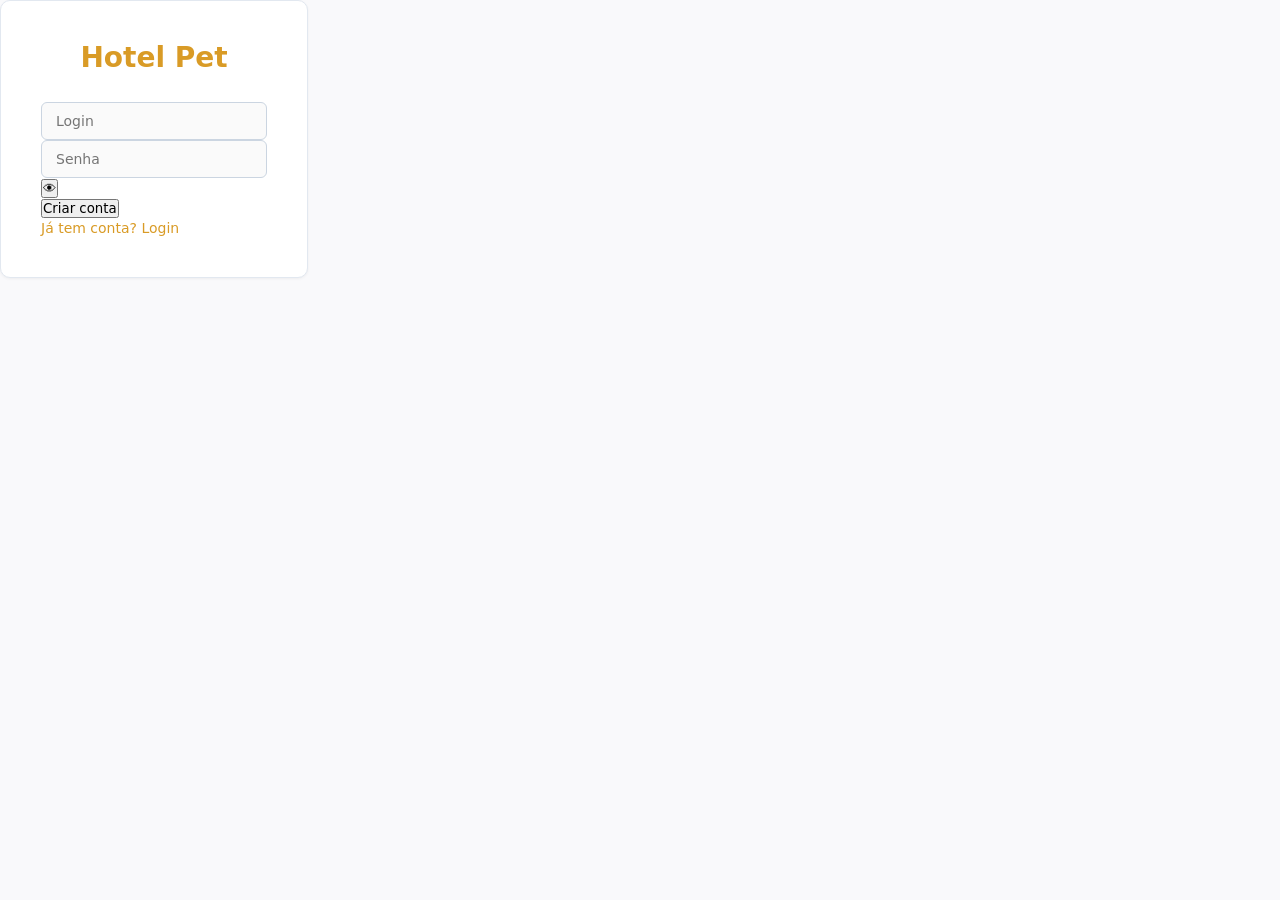
<file: criarConta.html>
<!DOCTYPE html>
<html lang="pt-BR">
<head>
  <meta charset="UTF-8">
  <meta name="viewport" content="width=device-width, initial-scale=1.0">
  <title>Hotel Pet - Criar conta</title>
  <link rel="stylesheet" href="global.css">
</head>
<body>

  <div class="container">
    <!-- Esquerda: Placeholder da Imagem -->
    <div class="image-container"></div>

    <!-- Direita: Formulário de Registro -->
    <div class="card-container">
      <h1 class="brand-title">Hotel Pet</h1>

      <form class="register-form">
        <div class="input-group">
          <input type="text" class="form-control" placeholder="Login" required>
        </div>

        <div class="input-group">
          <input type="password" class="form-control" placeholder="Senha" required>
          <button type="button" class="password-toggle" aria-label="Mostrar senha">👁</button>
        </div>

        <button type="submit" class="btn-submit">Criar conta</button>
      </form>

      <a href="#" class="login-link">Já tem conta? Login</a>
    </div>
  </div>

</body>
</html>
</file>
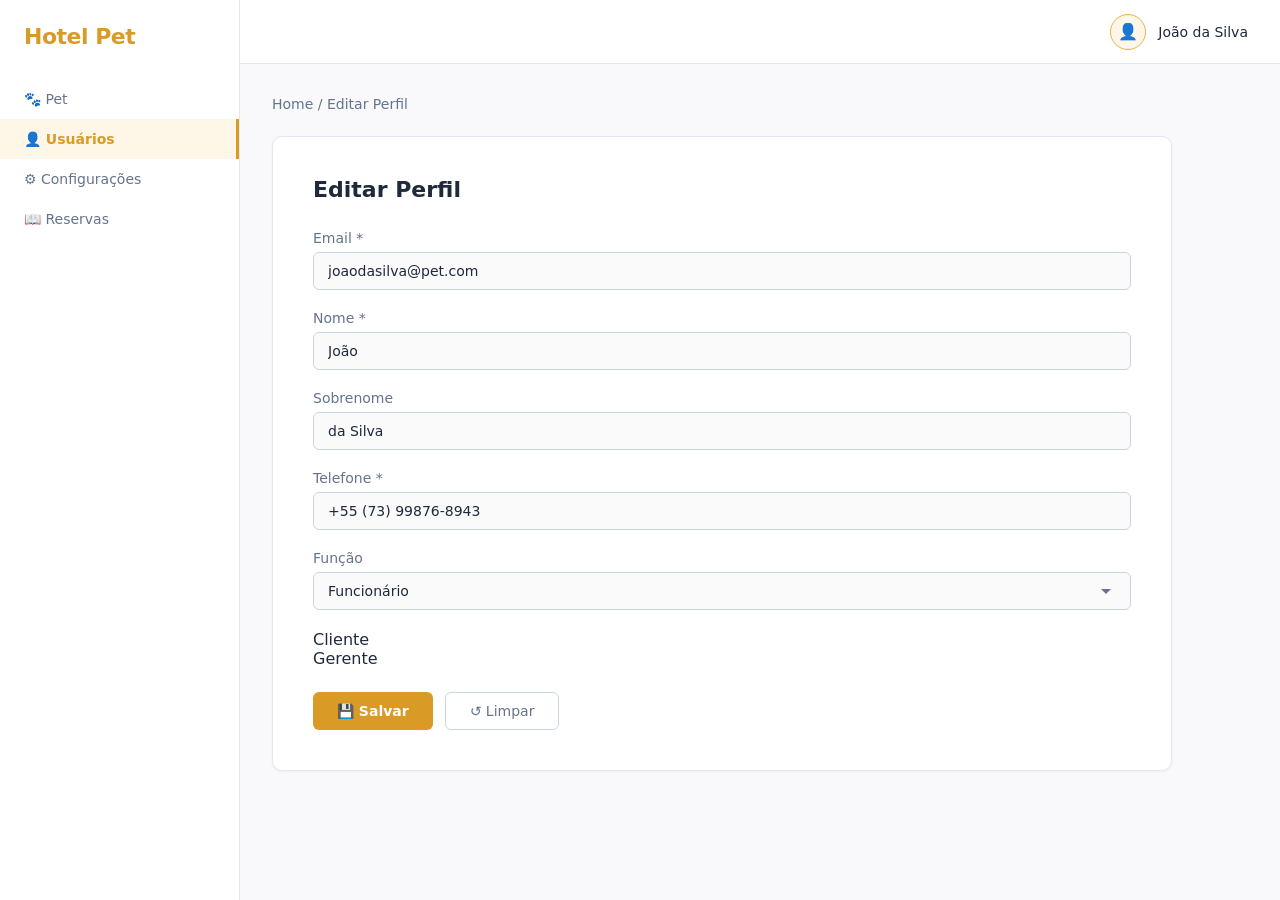
<file: editarPerfil.html>
<!DOCTYPE html>
<html lang="pt-BR">
<head>
  <meta charset="UTF-8">
  <meta name="viewport" content="width=device-width, initial-scale=1.0">
  <title>Hotel Pet - Editar Perfil</title>
<link rel="stylesheet" href="global.css">
</head>
<body>

  <!-- Menu Lateral -->
  <aside class="sidebar">
    <div class="brand">Hotel Pet</div>
    <ul class="nav-list">
      <li class="nav-item"><a href="#">🐾 Pet</a></li>
      <li class="nav-item active"><a href="#">👤 Usuários</a></li>
      <li class="nav-item"><a href="#">⚙ Configurações</a></li>
      <li class="nav-item"><a href="#">📖 Reservas</a></li>
    </ul>
  </aside>

  <!-- Área Principal -->
  <div class="main-wrapper">
    
    <!-- Header -->
    <header class="header">
      <div class="user-profile">
        <div class="avatar-circle">👤</div>
        <span>João da Silva</span>
      </div>
    </header>

    <!-- Conteúdo -->
    <main class="content">
      <div class="breadcrumb">Home / Editar Perfil</div>

      <div class="card-container">
        <h1 class="page-title">Editar Perfil</h1>

        <form class="edit-form">
          <div class="form-group">
            <label for="email">Email *</label>
            <input type="email" id="email" class="form-control" value="joaodasilva@pet.com" required>
          </div>

          <div class="form-group">
            <label for="nome">Nome *</label>
            <input type="text" id="nome" class="form-control" value="João" required>
          </div>

          <div class="form-group">
            <label for="sobrenome">Sobrenome</label>
            <input type="text" id="sobrenome" class="form-control" value="da Silva">
          </div>

          <div class="form-group">
            <label for="telefone">Telefone *</label>
            <input type="text" id="telefone" class="form-control" value="+55 (73) 99876-8943" required>
          </div>

          <div class="form-group">
            <label for="funcao">Função</label>
            <select id="funcao" class="form-control">
              <option value="funcionario" selected>Funcionário</option>
              <option value="cliente">Cliente</option>
              <option value="gerente">Gerente</option>
            </select>
          </div>

                    <div class="dropdown-options-mock">
            <div>Cliente</div>
            <div>Gerente</div>
          </div>

                    <div class="avatar-placeholder"></div>

                    <div class="form-actions">
            <button type="submit" class="btn-primary">💾 Salvar</button>
            <button type="reset" class="btn-secondary">↺ Limpar</button>
          </div>
        </form>
      </div>
    </main>
  </div>

</body>
</html>
</file>
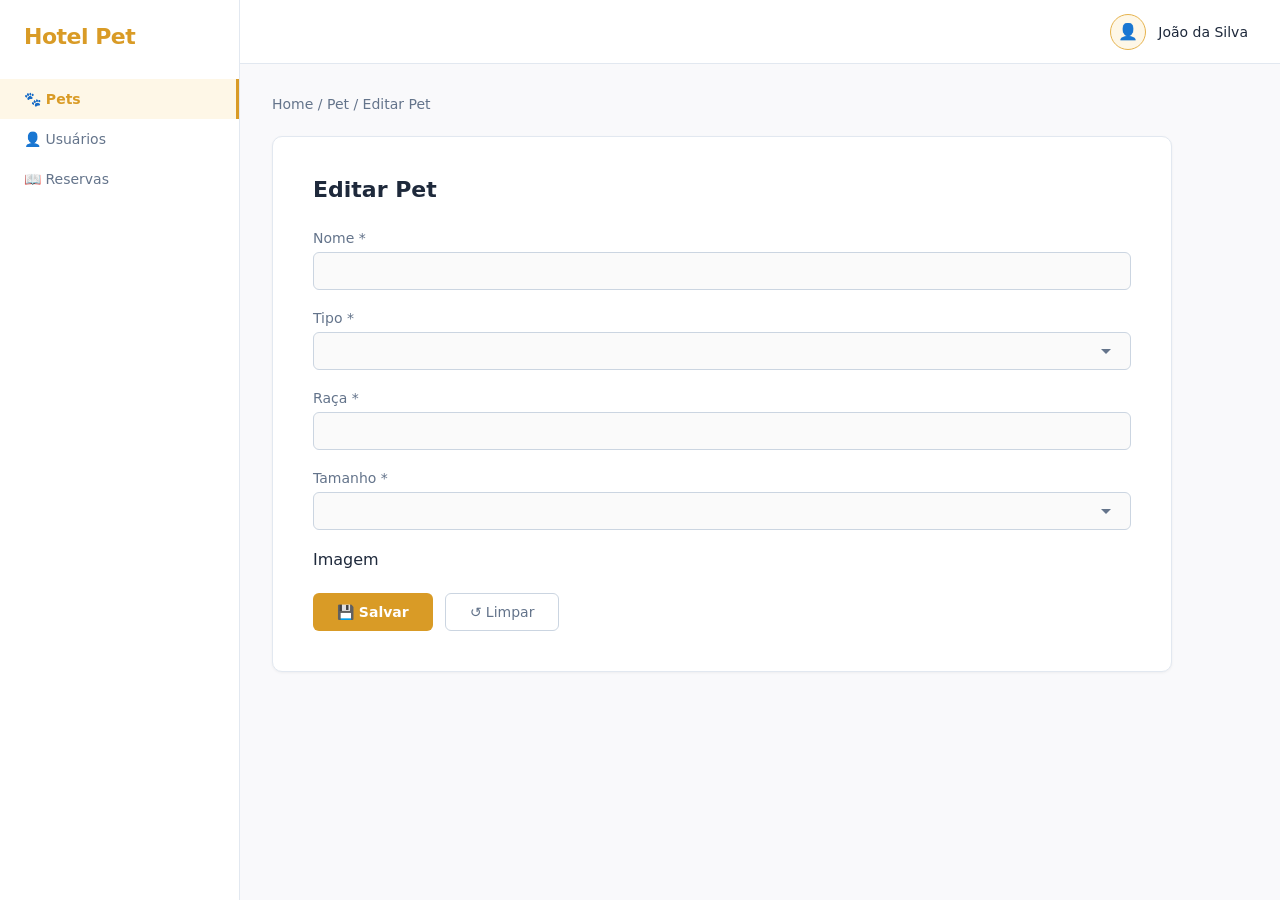
<file: editarPet.html>
<!DOCTYPE html>
<html lang="pt-BR">
<head>
  <meta charset="UTF-8">
  <meta name="viewport" content="width=device-width, initial-scale=1.0">
  <title>Hotel Pet - Editar Pet</title>
<link rel="stylesheet" href="global.css">
</head>
<body>

  <!-- Menu Lateral -->
  <aside class="sidebar">
    <div class="brand">Hotel Pet</div>
    <ul class="nav-list">
      <li class="nav-item active"><a href="#">🐾 Pets</a></li>
      <li class="nav-item"><a href="#">👤 Usuários</a></li>
      <li class="nav-item"><a href="#">📖 Reservas</a></li>
    </ul>
  </aside>

  <!-- Área Principal -->
  <div class="main-wrapper">
    
    <!-- Header -->
    <header class="header">
      <div class="user-profile">
        <div class="avatar-circle">👤</div>
        <span>João da Silva</span>
      </div>
    </header>

    <!-- Conteúdo -->
    <main class="content">
      <div class="breadcrumb">Home / Pet / Editar Pet</div>

      <div class="card-container">
        <h1 class="page-title">Editar Pet</h1>

        <form>
          <div class="form-content">
            <!-- Coluna dos Campos -->
            <div class="form-fields">
              <div class="form-group">
                <label for="nome">Nome *</label>
                <input type="text" id="nome" class="form-control" required>
              </div>

              <div class="form-group">
                <label for="tipo">Tipo *</label>
                <select id="tipo" class="form-control" required>
                  <option value=""></option>
                  <option value="cachorro">Cachorro</option>
                  <option value="gato">Gato</option>
                  <option value="outro">Outro</option>
                </select>
              </div>

              <div class="form-group">
                <label for="raca">Raça *</label>
                <input type="text" id="raca" class="form-control" required>
              </div>

              <div class="form-group">
                <label for="tamanho">Tamanho *</label>
                <select id="tamanho" class="form-control" required>
                  <option value=""></option>
                  <option value="pequeno">Pequeno</option>
                  <option value="medio">Médio</option>
                  <option value="grande">Grande</option>
                </select>
              </div>
            </div>

            <!-- Coluna da Imagem -->
            <div class="image-upload-section">
              <label>Imagem</label>
              <div class="image-placeholder"></div>
            </div>
          </div>

          <!-- Botões -->
          <div class="form-actions">
            <button type="submit" class="btn-primary">💾 Salvar</button>
            <button type="reset" class="btn-secondary">↺ Limpar</button>
          </div>
        </form>
      </div>
    </main>
  </div>

</body>
</html>
</file>
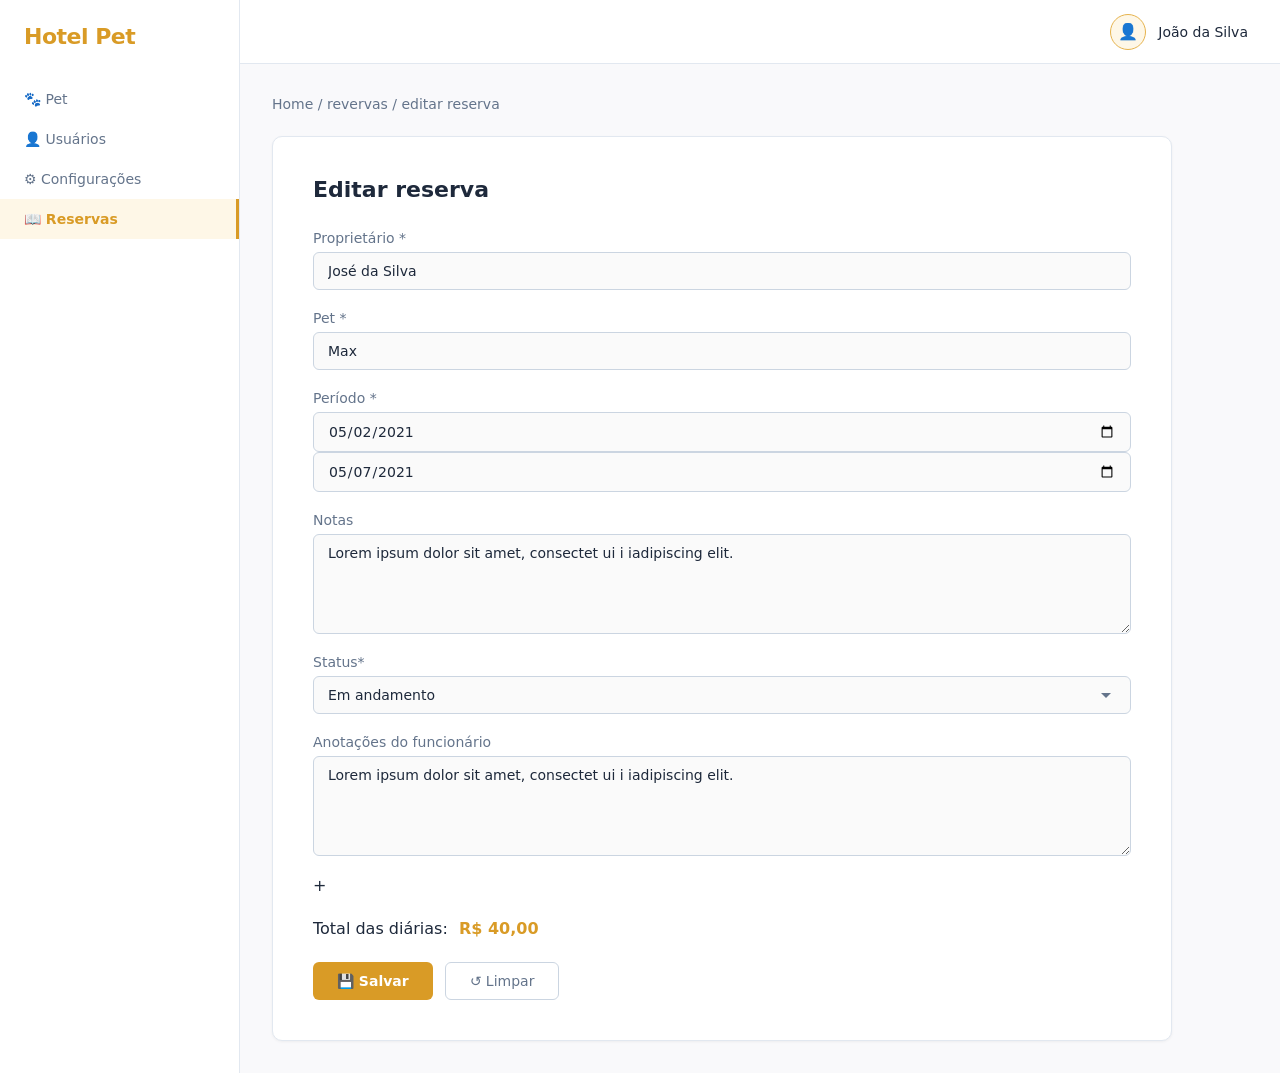
<file: editReservaEmAndamento.html>
<!DOCTYPE html>
<html lang="pt-BR">
<head>
  <meta charset="UTF-8">
  <meta name="viewport" content="width=device-width, initial-scale=1.0">
  <title>Hotel Pet - Editar Reserva em Andamento</title>
<link rel="stylesheet" href="global.css">
</head>
<body>

  <aside class="sidebar">
    <div class="brand">Hotel Pet</div>
    <ul class="nav-list">
      <li class="nav-item"><a href="#">🐾 Pet</a></li>
      <li class="nav-item"><a href="#">👤 Usuários</a></li>
      <li class="nav-item"><a href="#">⚙ Configurações</a></li>
      <li class="nav-item active"><a href="#">📖 Reservas</a></li>
    </ul>
  </aside>

  <div class="main-wrapper">
    <header class="header">
      <div class="user-profile">
        <div class="avatar-circle">👤</div>
        <span>João da Silva</span>
      </div>
    </header>

    <main class="content">
      <div class="breadcrumb">Home / revervas / editar reserva</div>

      <div class="card-container">
        <h1 class="page-title">Editar reserva</h1>

        <form>
          <div class="form-group">
            <label for="proprietario">Proprietário *</label>
            <input type="text" id="proprietario" class="form-control" value="José da Silva">
          </div>

          <div class="form-group">
            <label for="pet">Pet *</label>
            <input type="text" id="pet" class="form-control" value="Max">
          </div>

          <div class="form-group">
            <label>Período *</label>
            <div class="date-row">
              <input type="date" class="form-control" value="2021-05-02">
              <input type="date" class="form-control" value="2021-05-07">
            </div>
          </div>

          <div class="form-group">
            <label for="notas">Notas</label>
            <textarea id="notas" class="form-control">Lorem ipsum dolor sit amet, consectet ui i iadipiscing elit.</textarea>
          </div>

          <div class="form-group">
            <label for="status">Status*</label>
            <select id="status" class="form-control">
              <option value="em_andamento" selected>Em andamento</option>
              <option value="concluido">Concluído</option>
              <option value="cancelado">Cancelado</option>
            </select>
          </div>

          <div class="form-group">
            <label for="anotacoes">Anotações do funcionário</label>
            <textarea id="anotacoes" class="form-control">Lorem ipsum dolor sit amet, consectet ui i iadipiscing elit.</textarea>
          </div>

          <div class="image-upload-group">
            <div class="image-placeholder"></div>
            <div class="add-image-btn">+</div>
          </div>

          <div class="total-price">
            Total das diárias: <span>R$ 40,00</span>
          </div>

          <div class="form-actions">
            <button type="submit" class="btn-primary">💾 Salvar</button>
            <button type="reset" class="btn-secondary">↺ Limpar</button>
          </div>
        </form>
      </div>
    </main>
  </div>

</body>
</html>
</file>
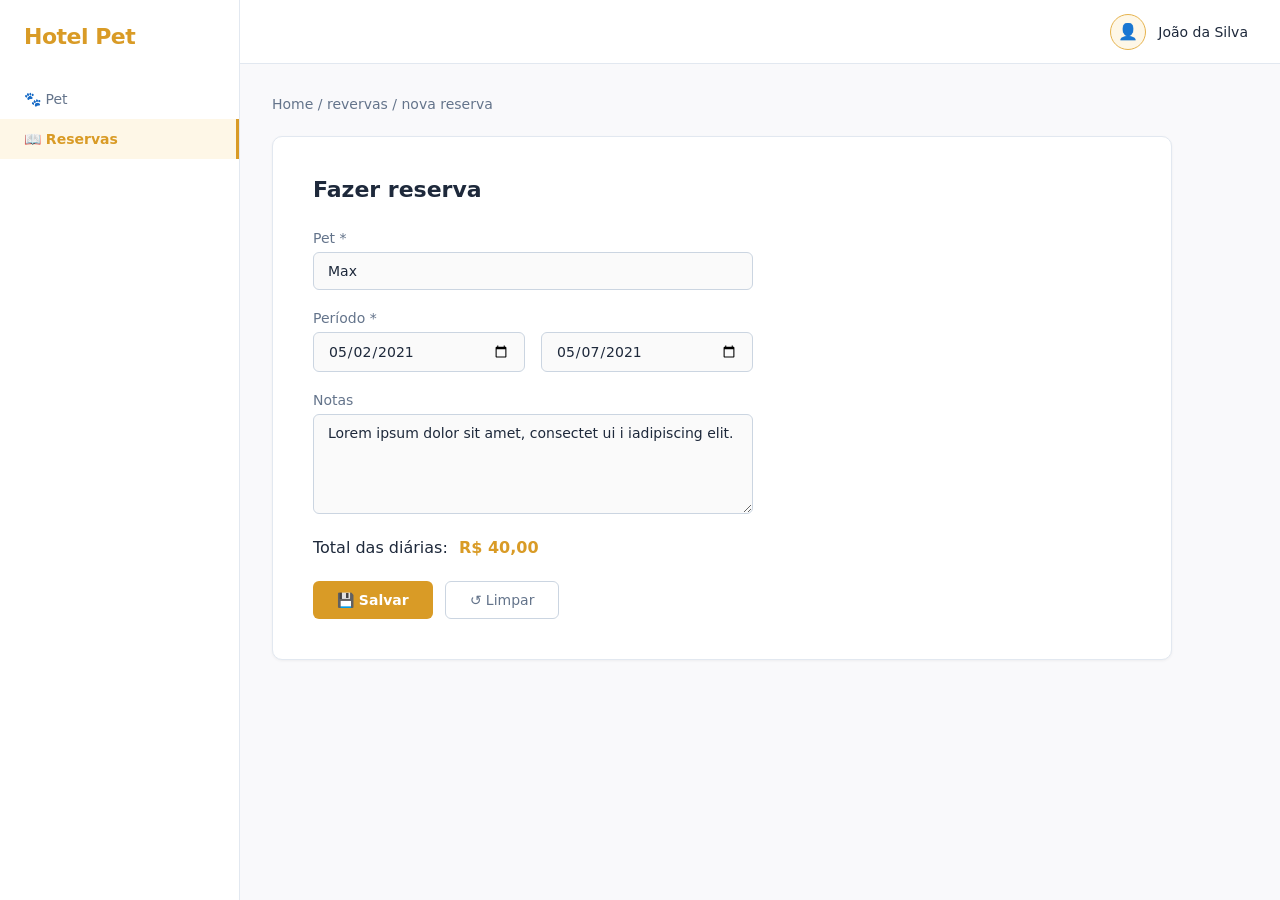
<file: fazerReserva.html>
<!DOCTYPE html>
<html lang="pt-BR">
<head>
  <meta charset="UTF-8">
  <meta name="viewport" content="width=device-width, initial-scale=1.0">
  <title>Hotel Pet - Fazer Reserva</title>
<link rel="stylesheet" href="global.css">
</head>
<body>

  <!-- Menu Lateral -->
  <aside class="sidebar">
    <div class="brand">Hotel Pet</div>
    <ul class="nav-list">
      <li class="nav-item"><a href="#">🐾 Pet</a></li>
      <li class="nav-item active"><a href="#">📖 Reservas</a></li>
    </ul>
  </aside>

  <!-- Área Principal -->
  <div class="main-wrapper">
    
    <!-- Header -->
    <header class="header">
      <div class="user-profile">
        <div class="avatar-circle">👤</div>
        <span>João da Silva</span>
      </div>
    </header>

    <!-- Conteúdo -->
    <main class="content">
      <div class="breadcrumb">Home / revervas / nova reserva</div>

      <div class="card-container">
        <h1 class="page-title">Fazer reserva</h1>

        <form class="reservation-form">
          <div class="form-group">
            <label for="pet">Pet *</label>
            <input type="text" id="pet" class="form-control" value="Max" required>
          </div>

          <div class="form-group">
            <label>Período *</label>
            <div class="date-range-group">
              <div class="date-input-wrapper">
                <input type="date" value="2021-05-02" required>
              </div>
              <div class="date-input-wrapper">
                <input type="date" value="2021-05-07" required>
              </div>
            </div>
          </div>

          <div class="form-group">
            <label for="notas">Notas</label>
            <textarea id="notas" class="form-control">Lorem ipsum dolor sit amet, consectet ui i iadipiscing elit.</textarea>
          </div>

          <div class="total-price">
            Total das diárias: <span>R$ 40,00</span>
          </div>

          <!-- Botões -->
          <div class="form-actions">
            <button type="submit" class="btn-primary">💾 Salvar</button>
            <button type="reset" class="btn-secondary">↺ Limpar</button>
          </div>
        </form>
      </div>
    </main>
  </div>

</body>
</html>
</file>
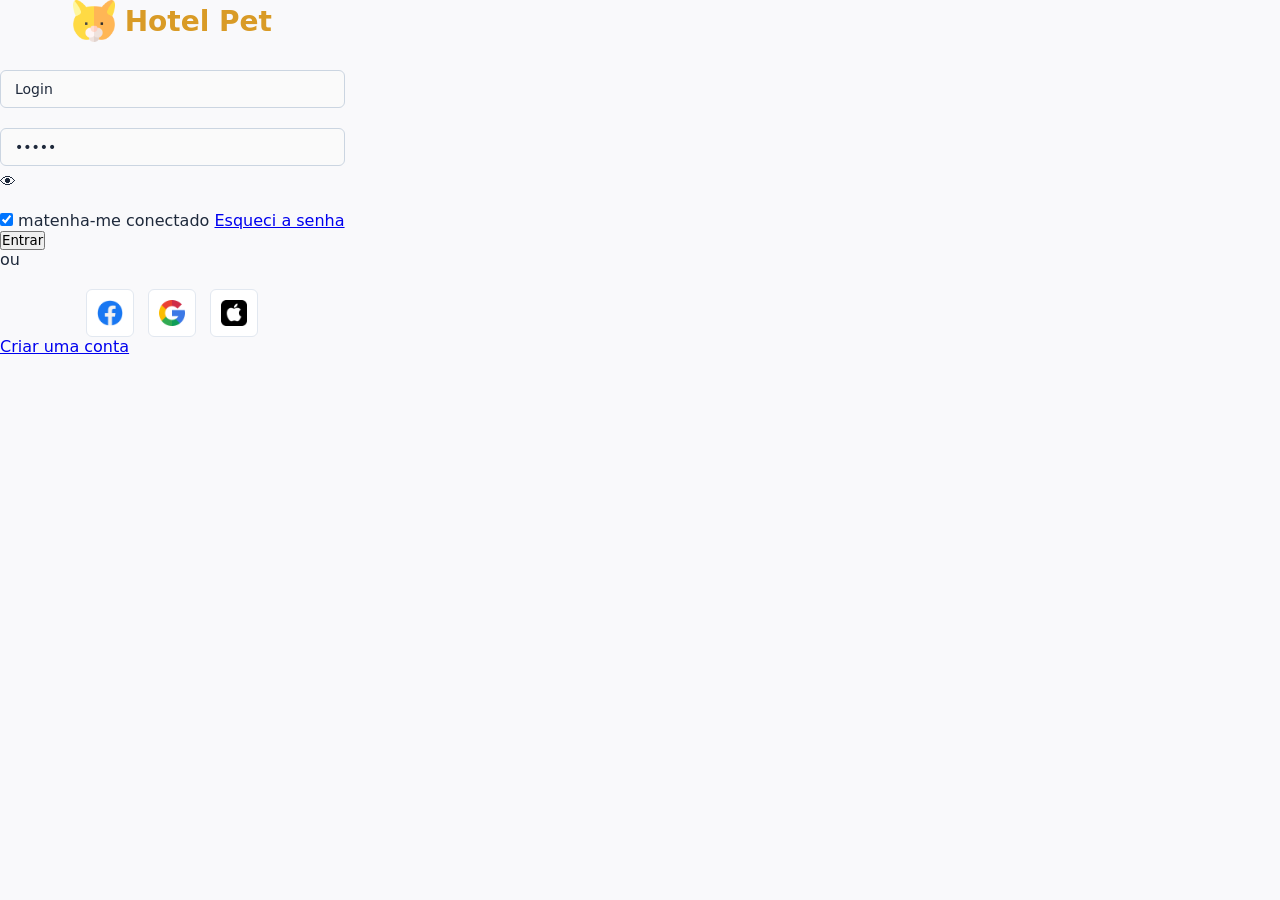
<file: login.html>
<!DOCTYPE html>
<html lang="pt-BR">
<head>
  <meta charset="UTF-8">
  <meta name="viewport" content="width=device-width, initial-scale=1.0">
  <title>Hotel Pet - Login</title>
<link rel="stylesheet" href="global.css">
</head>
<body>

  <div class="login-container">
    <div class="image-section"></div>

    <div class="login-section">
      <div class="brand-title">
  <img src="pet.png" alt="Logo Hotel Pet">
  <span>Hotel Pet</span>
</div>

      <form class="login-form">
        <div class="form-group">
          <input type="text" class="form-control" placeholder="Login" value="Login">
        </div>

        <div class="form-group">
          <input type="password" class="form-control" placeholder="Senha" value="Senha">
          <span class="toggle-password">👁</span>
        </div>

        <div class="form-options">
          <label class="remember-me">
            <input type="checkbox" checked>
            <span>matenha-me conectado</span>
          </label>
          <a href="#" class="forgot-password">Esqueci a senha</a>
        </div>

        <button type="submit" class="btn-submit">Entrar</button>
      </form>

      <div class="divider">
        <span>ou</span>
      </div>

    <div class="social-login">
  <a href="#" class="social-btn" title="Facebook">
    <img src="facebook.png" alt="Facebook">
  </a>

  <a href="#" class="social-btn" title="Google">
    <img src="google.png" alt="Google">
  </a>

  <a href="#" class="social-btn" title="Apple">
    <img src="apple.png" alt="Apple">
  </a>
</div>

      <a href="#" class="create-account-link">Criar uma conta</a>
    </div>
  </div>

</body>
</html>
</file>
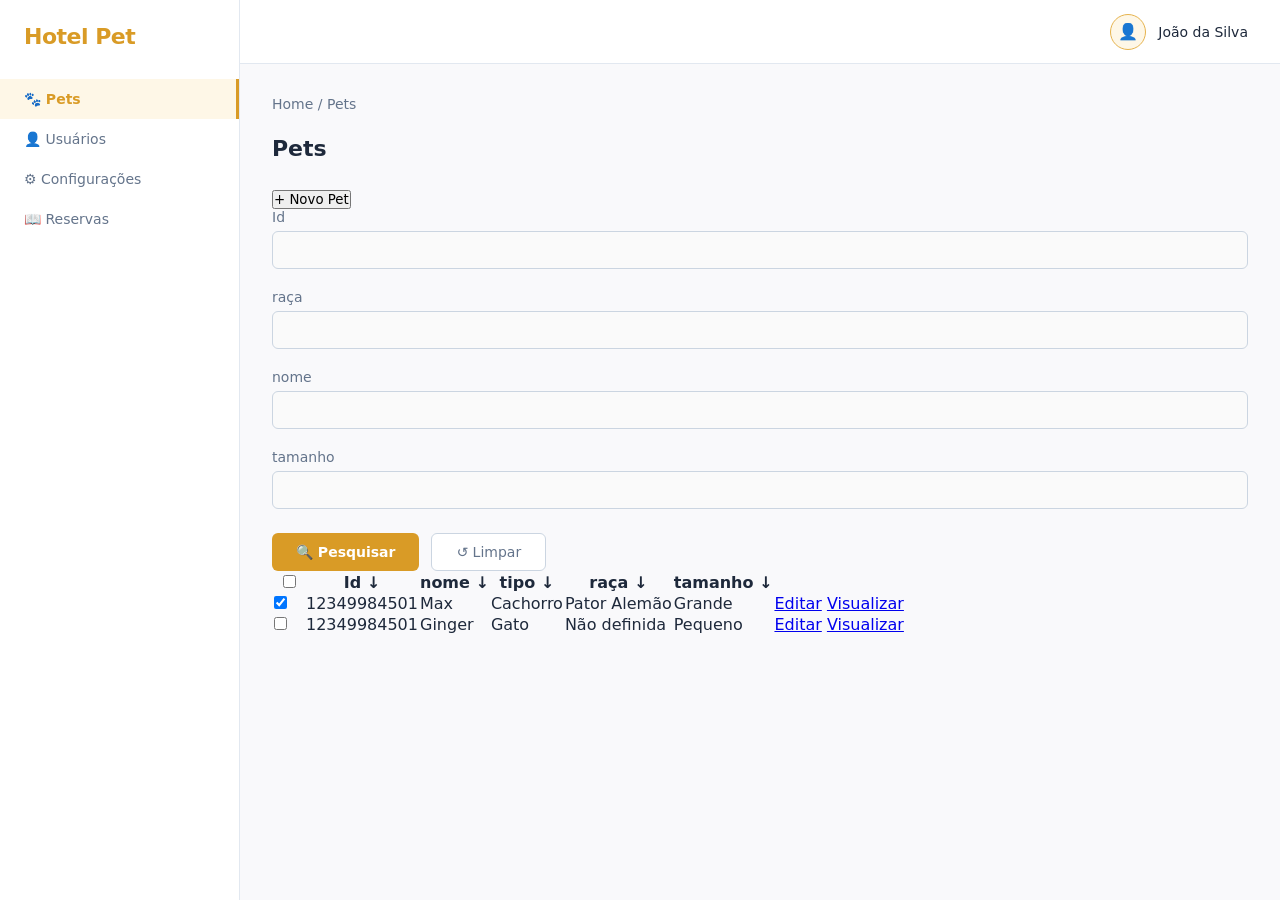
<file: pets.html>
<!DOCTYPE html>
<html lang="pt-BR">
<head>
  <meta charset="UTF-8">
  <meta name="viewport" content="width=device-width, initial-scale=1.0">
  <title>Hotel Pet - Pets</title>
<link rel="stylesheet" href="global.css">
</head>
<body>

  <aside class="sidebar">
    <div class="brand">Hotel Pet</div>
    <ul class="nav-list">
      <li class="nav-item active"><a href="#">🐾 Pets</a></li>
      <li class="nav-item"><a href="#">👤 Usuários</a></li>
      <li class="nav-item"><a href="#">⚙ Configurações</a></li>
      <li class="nav-item"><a href="#">📖 Reservas</a></li>
    </ul>
  </aside>

  <div class="main-wrapper">
    <header class="header">
      <div class="user-profile">
        <div class="avatar-circle">👤</div>
        <span>João da Silva</span>
      </div>
    </header>

    <main class="content">
      <div class="breadcrumb">Home / Pets</div>
      <h1 class="page-title">Pets</h1>

      <div class="action-bar">
        <button class="btn-outline">+ Novo Pet</button>
      </div>

      <div class="filter-card">
        <div class="form-grid">
          <div class="form-group">
            <label for="id">Id</label>
            <input type="text" id="id" class="form-control">
          </div>
          <div class="form-group">
            <label for="raca">raça</label>
            <input type="text" id="raca" class="form-control">
          </div>
          <div class="form-group">
            <label for="nome">nome</label>
            <input type="text" id="nome" class="form-control">
          </div>
          <div class="form-group">
            <label for="tamanho">tamanho</label>
            <input type="text" id="tamanho" class="form-control">
          </div>
        </div>
        <div class="form-actions">
          <button class="btn-primary">🔍 Pesquisar</button>
          <button class="btn-secondary">↺ Limpar</button>
        </div>
      </div>

      <div class="table-card">
        <table class="custom-table">
          <thead>
            <tr>
              <th style="width: 30px;"><input type="checkbox"></th>
              <th>Id ↓</th>
              <th>nome ↓</th>
              <th>tipo ↓</th>
              <th>raça ↓</th>
              <th>tamanho ↓</th>
              <th></th>
            </tr>
          </thead>
          <tbody>
            <tr>
              <td><input type="checkbox" checked></td>
              <td>12349984501</td>
              <td>Max</td>
              <td>Cachorro</td>
              <td>Pator Alemão</td>
              <td>Grande</td>
              <td class="table-actions">
                <a href="#">Editar</a>
                <a href="#">Visualizar</a>
              </td>
            </tr>
            <tr>
              <td><input type="checkbox"></td>
              <td>12349984501</td>
              <td>Ginger</td>
              <td>Gato</td>
              <td>Não definida</td>
              <td>Pequeno</td>
              <td class="table-actions">
                <a href="#">Editar</a>
                <a href="#">Visualizar</a>
              </td>
            </tr>
          </tbody>
        </table>
      </div>
    </main>
  </div>

</body>
</html>
</file>
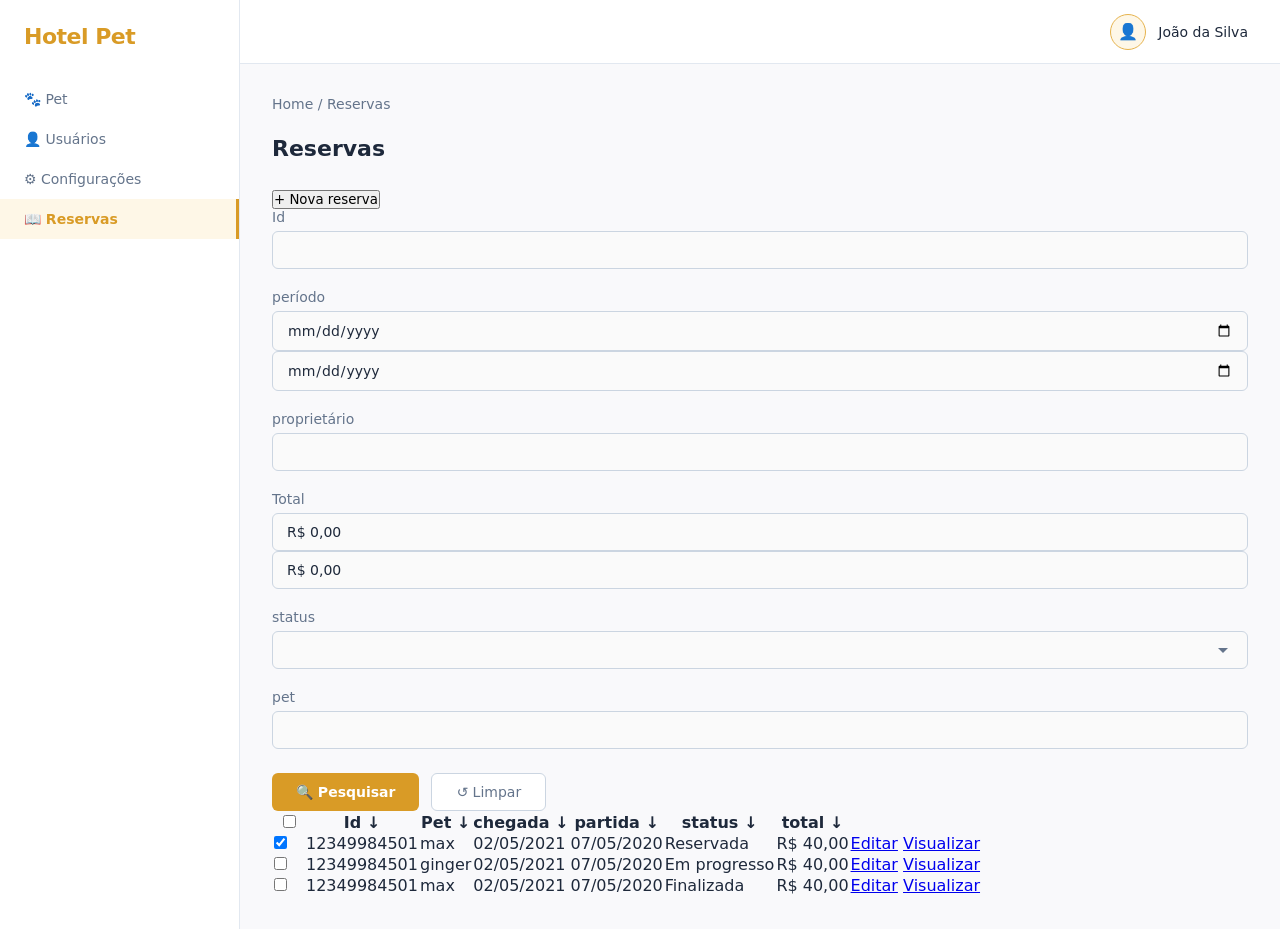
<file: reservas.html>
<!DOCTYPE html>
<html lang="pt-BR">
<head>
  <meta charset="UTF-8">
  <meta name="viewport" content="width=device-width, initial-scale=1.0">
  <title>Hotel Pet - Reservas</title>
<link rel="stylesheet" href="global.css">
</head>
<body>

  <aside class="sidebar">
    <div class="brand">Hotel Pet</div>
    <ul class="nav-list">
      <li class="nav-item"><a href="#">🐾 Pet</a></li>
      <li class="nav-item"><a href="#">👤 Usuários</a></li>
      <li class="nav-item"><a href="#">⚙ Configurações</a></li>
      <li class="nav-item active"><a href="#">📖 Reservas</a></li>
    </ul>
  </aside>

  <div class="main-wrapper">
    <header class="header">
      <div class="user-profile">
        <div class="avatar-circle">👤</div>
        <span>João da Silva</span>
      </div>
    </header>

    <main class="content">
      <div class="breadcrumb">Home / Reservas</div>
      <h1 class="page-title">Reservas</h1>

      <div class="action-bar">
        <button class="btn-outline">+ Nova reserva</button>
      </div>

      <div class="filter-card">
        <div class="form-grid">
          <div class="form-group">
            <label for="id">Id</label>
            <input type="text" id="id" class="form-control">
          </div>
          <div class="form-group">
            <label>período</label>
            <div class="double-inputs">
              <input type="date" class="form-control">
              <input type="date" class="form-control">
            </div>
          </div>
          <div class="form-group">
            <label for="proprietario">proprietário</label>
            <input type="text" id="proprietario" class="form-control">
          </div>
          <div class="form-group">
            <label>Total</label>
            <div class="double-inputs">
              <input type="text" class="form-control" value="R$ 0,00">
              <input type="text" class="form-control" value="R$ 0,00">
            </div>
          </div>
          <div class="form-group">
            <label for="status">status</label>
            <select id="status" class="form-control">
              <option value=""></option>
              <option value="reservada">Reservada</option>
              <option value="em_progresso">Em progresso</option>
              <option value="finalizada">Finalizada</option>
            </select>
          </div>
          <div class="form-group">
            <label for="pet">pet</label>
            <input type="text" id="pet" class="form-control">
          </div>
        </div>
        <div class="form-actions">
          <button class="btn-primary">🔍 Pesquisar</button>
          <button class="btn-secondary">↺ Limpar</button>
        </div>
      </div>

      <div class="table-card">
        <table class="custom-table">
          <thead>
            <tr>
              <th style="width: 30px;"><input type="checkbox"></th>
              <th>Id ↓</th>
              <th>Pet ↓</th>
              <th>chegada ↓</th>
              <th>partida ↓</th>
              <th>status ↓</th>
              <th>total ↓</th>
              <th></th>
            </tr>
          </thead>
          <tbody>
            <tr>
              <td><input type="checkbox" checked></td>
              <td>12349984501</td>
              <td>max</td>
              <td>02/05/2021</td>
              <td>07/05/2020</td>
              <td><span class="badge badge-reservada">Reservada</span></td>
              <td>R$ 40,00</td>
              <td class="table-actions">
                <a href="#">Editar</a>
                <a href="#">Visualizar</a>
              </td>
            </tr>
            <tr>
              <td><input type="checkbox"></td>
              <td>12349984501</td>
              <td>ginger</td>
              <td>02/05/2021</td>
              <td>07/05/2020</td>
              <td><span class="badge badge-progresso">Em progresso</span></td>
              <td>R$ 40,00</td>
              <td class="table-actions">
                <a href="#">Editar</a>
                <a href="#">Visualizar</a>
              </td>
            </tr>
            <tr>
              <td><input type="checkbox"></td>
              <td>12349984501</td>
              <td>max</td>
              <td>02/05/2021</td>
              <td>07/05/2020</td>
              <td><span class="badge badge-finalizada">Finalizada</span></td>
              <td>R$ 40,00</td>
              <td class="table-actions">
                <a href="#">Editar</a>
                <a href="#">Visualizar</a>
              </td>
            </tr>
          </tbody>
        </table>
      </div>
    </main>
  </div>

</body>
</html>
</file>
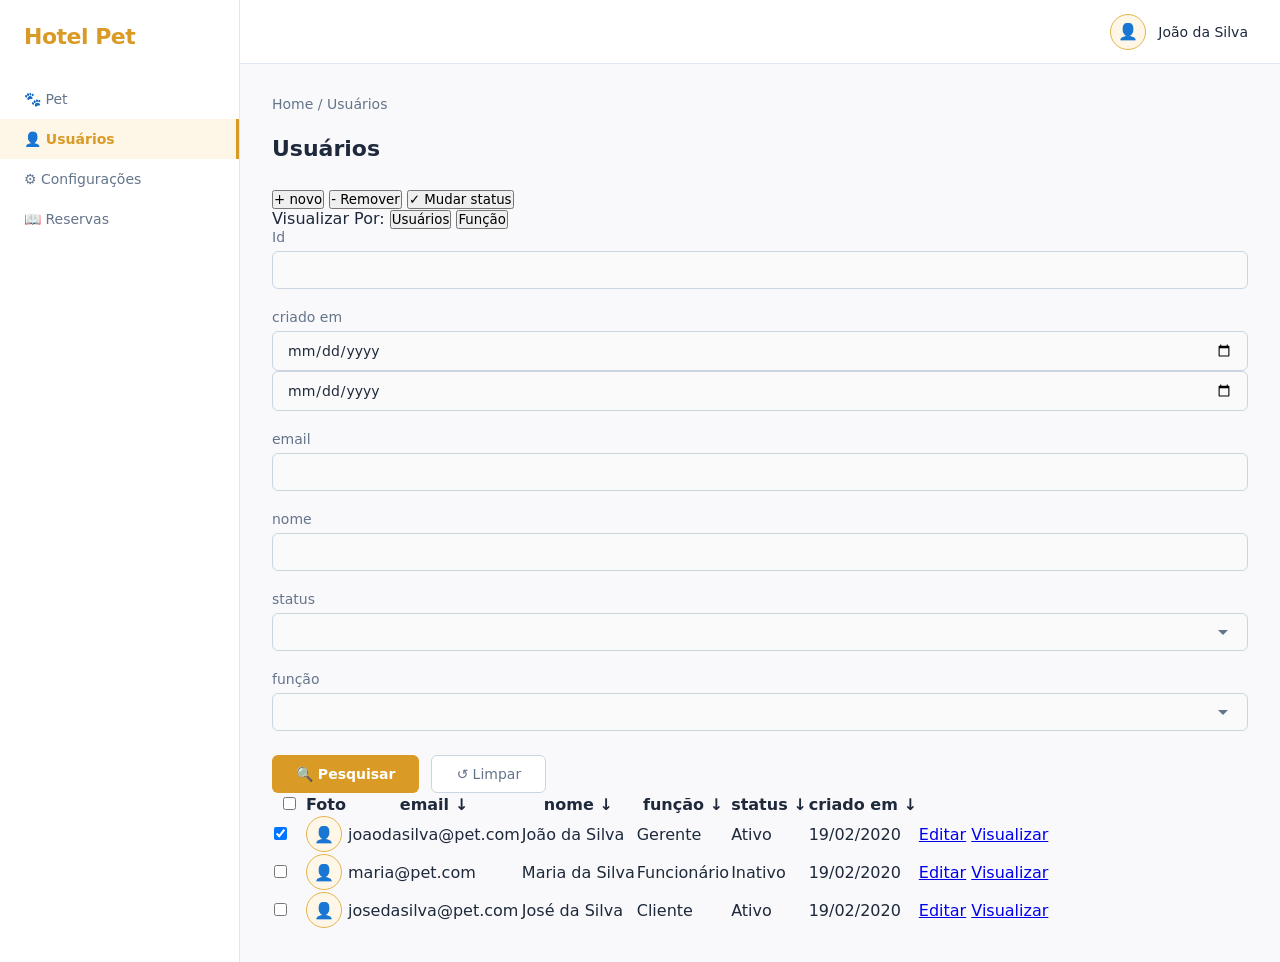
<file: usuarios.html>
<!DOCTYPE html>
<html lang="pt-BR">
<head>
  <meta charset="UTF-8">
  <meta name="viewport" content="width=device-width, initial-scale=1.0">
  <title>Hotel Pet - Usuários</title>
<link rel="stylesheet" href="global.css">
</head>
<body>

  <aside class="sidebar">
    <div class="brand">Hotel Pet</div>
    <ul class="nav-list">
      <li class="nav-item"><a href="#">🐾 Pet</a></li>
      <li class="nav-item active"><a href="#">👤 Usuários</a></li>
      <li class="nav-item"><a href="#">⚙ Configurações</a></li>
      <li class="nav-item"><a href="#">📖 Reservas</a></li>
    </ul>
  </aside>

  <div class="main-wrapper">
    <header class="header">
      <div class="user-profile">
        <div class="avatar-circle">👤</div>
        <span>João da Silva</span>
      </div>
    </header>

    <main class="content">
      <div class="breadcrumb">Home / Usuários</div>
      <h1 class="page-title">Usuários</h1>

      <div class="action-bar">
        <button class="btn-outline">+ novo</button>
        <button class="btn-outline">- Remover</button>
        <button class="btn-outline">✓ Mudar status</button>
      </div>

      <div class="view-filter">
        <span>Visualizar Por:</span>
        <button class="btn-toggle">Usuários</button>
        <button class="btn-toggle blue">Função</button>
      </div>

      <div class="filter-card">
        <div class="form-grid">
          <div class="form-group">
            <label for="id">Id</label>
            <input type="text" id="id" class="form-control">
          </div>
          <div class="form-group">
            <label>criado em</label>
            <div class="date-inputs">
              <input type="date" class="form-control">
              <input type="date" class="form-control">
            </div>
          </div>
          <div class="form-group">
            <label for="email">email</label>
            <input type="text" id="email" class="form-control">
          </div>
          <div class="form-group">
            <label for="nome">nome</label>
            <input type="text" id="nome" class="form-control">
          </div>
          <div class="form-group">
            <label for="status">status</label>
            <select id="status" class="form-control">
              <option value=""></option>
              <option value="ativo">Ativo</option>
              <option value="inativo">Inativo</option>
            </select>
          </div>
          <div class="form-group">
            <label for="funcao">função</label>
            <select id="funcao" class="form-control">
              <option value=""></option>
              <option value="gerente">Gerente</option>
              <option value="funcionario">Funcionário</option>
              <option value="cliente">Cliente</option>
            </select>
          </div>
        </div>
        <div class="form-actions">
          <button class="btn-primary">🔍 Pesquisar</button>
          <button class="btn-secondary">↺ Limpar</button>
        </div>
      </div>

      <div class="table-card">
        <table class="custom-table">
          <thead>
            <tr>
              <th style="width: 30px;"><input type="checkbox"></th>
              <th style="width: 40px;">Foto</th>
              <th>email ↓</th>
              <th>nome ↓</th>
              <th>função ↓</th>
              <th>status ↓</th>
              <th>criado em ↓</th>
              <th></th>
            </tr>
          </thead>
          <tbody>
            <tr>
              <td><input type="checkbox" checked></td>
              <td><div class="avatar-circle">👤</div></td>
              <td>joaodasilva@pet.com</td>
              <td>João da Silva</td>
              <td>Gerente</td>
              <td><span class="badge badge-success">Ativo</span></td>
              <td>19/02/2020</td>
              <td class="table-actions">
                <a href="#">Editar</a>
                <a href="#">Visualizar</a>
              </td>
            </tr>
            <tr>
              <td><input type="checkbox"></td>
              <td><div class="avatar-circle">👤</div></td>
              <td>maria@pet.com</td>
              <td>Maria da Silva</td>
              <td>Funcionário</td>
              <td><span class="badge badge-danger">Inativo</span></td>
              <td>19/02/2020</td>
              <td class="table-actions">
                <a href="#">Editar</a>
                <a href="#">Visualizar</a>
              </td>
            </tr>
            <tr>
              <td><input type="checkbox"></td>
              <td><div class="avatar-circle">👤</div></td>
              <td>josedasilva@pet.com</td>
              <td>José da Silva</td>
              <td>Cliente</td>
              <td><span class="badge badge-success">Ativo</span></td>
              <td>19/02/2020</td>
              <td class="table-actions">
                <a href="#">Editar</a>
                <a href="#">Visualizar</a>
              </td>
            </tr>
          </tbody>
        </table>
      </div>
    </main>
  </div>

</body>
</html>
</file>
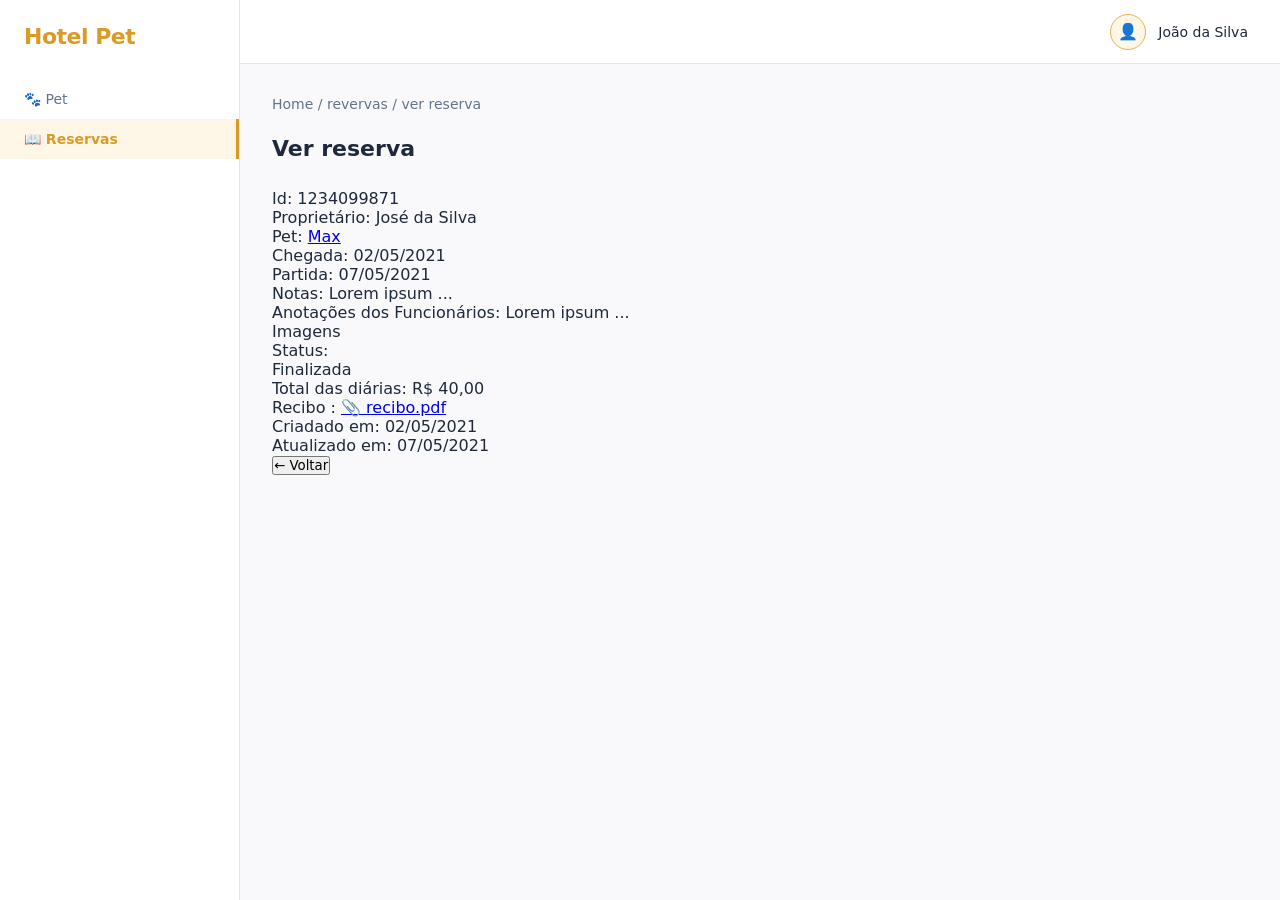
<file: verReserva.html>
<!DOCTYPE html>
<html lang="pt-BR">
<head>
  <meta charset="UTF-8">
  <meta name="viewport" content="width=device-width, initial-scale=1.0">
  <title>Hotel Pet - Ver Reserva</title>
<link rel="stylesheet" href="global.css">
</head>
<body>

  <aside class="sidebar">
    <div class="brand">Hotel Pet</div>
    <ul class="nav-list">
      <li class="nav-item"><a href="#">🐾 Pet</a></li>
      <li class="nav-item active"><a href="#">📖 Reservas</a></li>
    </ul>
  </aside>

  <div class="main-wrapper">
    <header class="header">
      <div class="user-profile">
        <div class="avatar-circle">👤</div>
        <span>João da Silva</span>
      </div>
    </header>

    <main class="content">
      <div class="breadcrumb">Home / revervas / ver reserva</div>

      <div class="details-card">
        <h1 class="page-title">Ver reserva</h1>

        <div class="details-list">
          <div class="detail-row">
            <span class="detail-label">Id:</span>
            <span class="detail-value">1234099871</span>
          </div>

          <div class="detail-row">
            <span class="detail-label">Proprietário:</span>
            <span class="detail-value">José da Silva</span>
          </div>

          <div class="detail-row">
            <span class="detail-label">Pet:</span>
            <span class="detail-value"><a href="#">Max</a></span>
          </div>

          <div class="detail-row">
            <span class="detail-label">Chegada:</span>
            <span class="detail-value">02/05/2021</span>
          </div>

          <div class="detail-row">
            <span class="detail-label">Partida:</span>
            <span class="detail-value">07/05/2021</span>
          </div>

          <div class="detail-row">
            <span class="detail-label">Notas:</span>
            <span class="detail-value">Lorem ipsum ...</span>
          </div>

          <div class="detail-row">
            <span class="detail-label">Anotações dos Funcionários:</span>
            <span class="detail-value">Lorem ipsum ...</span>
          </div>

          <div class="detail-row">
            <span class="detail-label">Imagens</span>
            <div class="detail-value">
              <div class="images-grid">
                <div class="image-placeholder"></div>
                <div class="image-placeholder"></div>
                <div class="image-placeholder"></div>
              </div>
            </div>
          </div>

          <div class="detail-row" style="align-items: center;">
            <span class="detail-label">Status:</span>
            <div class="detail-value">
              <span class="status-badge">Finalizada</span>
            </div>
          </div>

          <div class="detail-row">
            <span class="detail-label">Total das diárias:</span>
            <span class="detail-value">R$ 40,00</span>
          </div>

          <div class="detail-row">
            <span class="detail-label">Recibo :</span>
            <span class="detail-value">
              <a href="#">📎 recibo.pdf</a>
            </span>
          </div>

          <div class="detail-row">
            <span class="detail-label">Criadado em:</span>
            <span class="detail-value">02/05/2021</span>
          </div>

          <div class="detail-row">
            <span class="detail-label">Atualizado em:</span>
            <span class="detail-value">07/05/2021</span>
          </div>
        </div>

        <button class="btn-back">← Voltar</button>
      </div>
    </main>
  </div>

</body>
</html>
</file>
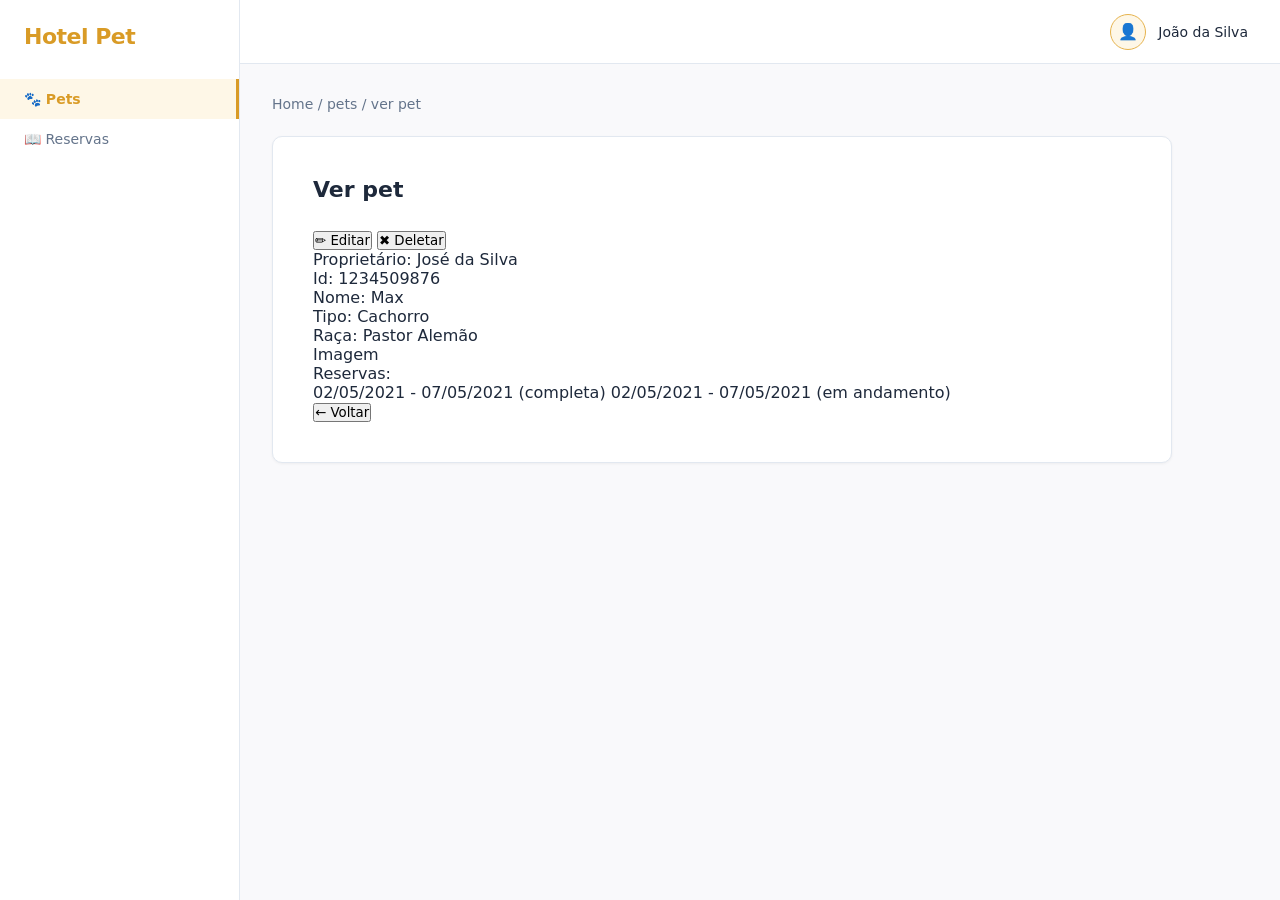
<file: visualizarPet.html>
<!DOCTYPE html>
<html lang="pt-BR">
<head>
  <meta charset="UTF-8">
  <meta name="viewport" content="width=device-width, initial-scale=1.0">
  <title>Hotel Pet - Ver Pet</title>
<link rel="stylesheet" href="global.css">
</head>
<body>

  <!-- Menu Lateral -->
  <aside class="sidebar">
    <div class="brand">Hotel Pet</div>
    <ul class="nav-list">
      <li class="nav-item active"><a href="#">🐾 Pets</a></li>
      <li class="nav-item"><a href="#">📖 Reservas</a></li>
    </ul>
  </aside>

  <!-- Área Principal -->
  <div class="main-wrapper">
    
    <!-- Header -->
    <header class="header">
      <div class="user-profile">
        <div class="avatar-circle">👤</div>
        <span>João da Silva</span>
      </div>
    </header>

    <!-- Conteúdo -->
    <main class="content">
      <div class="breadcrumb">Home / pets / ver pet</div>

      <div class="card-container">
        <h1 class="page-title">Ver pet</h1>

        <!-- Botões de Ação Topo -->
        <div class="top-actions">
          <button class="btn-action-outline">✏️ Editar</button>
          <button class="btn-action-outline">✖ Deletar</button>
        </div>

        <!-- Dados do Pet -->
        <div class="details-container">
          <div class="detail-row">
            <span class="detail-label">Proprietário:</span>
            <span class="detail-value">José da Silva</span>
          </div>

          <div class="detail-row">
            <span class="detail-label">Id:</span>
            <span class="detail-value">1234509876</span>
          </div>

          <div class="detail-row">
            <span class="detail-label">Nome:</span>
            <span class="detail-value">Max</span>
          </div>

          <div class="detail-row">
            <span class="detail-label">Tipo:</span>
            <span class="detail-value">Cachorro</span>
          </div>

          <div class="detail-row">
            <span class="detail-label">Raça:</span>
            <span class="detail-value">Pastor Alemão</span>
          </div>

          <div class="detail-row">
            <span class="detail-label">Imagem</span>
            <div class="detail-value">
              <div class="image-placeholder"></div>
            </div>
          </div>

          <div class="detail-row">
            <span class="detail-label">Reservas:</span>
            <div class="detail-value reservations-list">
              <span class="res-blue">02/05/2021 - 07/05/2021 (completa)</span>
              <span class="res-green">02/05/2021 - 07/05/2021 (em andamento)</span>
            </div>
          </div>

          <!-- Botão Voltar -->
          <div class="bottom-actions">
            <button class="btn-back">← Voltar</button>
          </div>
        </div>
      </div>
    </main>
  </div>

</body>
</html>
</file>
<file: global.css>
:root {
  --color-primary: #d99b26;          /* Amarelo fosco principal */
  --color-primary-hover: #b8821d;    /* Amarelo mais escuro*/
  --color-primary-light: #fef7e7;    /* Fundo suave/ativo dos menus */
  --color-primary-border: #e6b34d;   /* Borda para destaque */

  /* Cores Neutras / Backgrounds */
  --bg-page: #f9f9fb;                /* Fundo geral da página */
  --bg-card: #ffffff;                /* Fundo dos cards e contêineres */
  --bg-sidebar: #ffffff;             /* Fundo da barra lateral */
  --bg-input: #fafafa;               /* Fundo de inputs e textareas */

  /* Bordas e Linhas */
  --border-color: #e2e8f0;           /* Borda padrão suave */
  --border-input: #cbd5e1;           /* Borda de inputs */

  /* Textos */
  --text-main: #1e293b;              /* Texto principal (escuro elegante) */
  --text-muted: #64748b;             /* Subtítulos e labels */
  --text-light: #94a3b8;             /* Textos secundários */

  /* Sombras Modernas */
  --shadow-sm: 0 1px 3px rgba(0,0,0,0.05);
  --shadow-md: 0 4px 12px rgba(0,0,0,0.05);

  /* Arredondamento */
  --radius-sm: 6px;
  --radius-md: 10px;
}

/* --- RESET & BASES GLOBAL --- */
* {
  box-sizing: border-box;
  margin: 0;
  padding: 0;
  font-family: 'Segoe UI', system-ui, -apple-system, sans-serif;
}

body {
  background-color: var(--bg-page);
  color: var(--text-main);
  min-height: 100vh;
  display: flex;
}

/* --- LAYOUT PRINCIPAL --- */
.sidebar {
  width: 240px;
  background-color: var(--bg-sidebar);
  border-right: 1px solid var(--border-color);
  padding: 24px 0;
  display: flex;
  flex-direction: column;
}

.brand {
  color: var(--color-primary);
  font-size: 22px;
  font-weight: 700;
  padding: 0 24px 30px;
  letter-spacing: -0.5px;
}

.nav-list {
  list-style: none;
}

.nav-item a {
  display: flex;
  align-items: center;
  gap: 12px;
  padding: 12px 24px;
  color: var(--text-muted);
  text-decoration: none;
  font-size: 14px;
  font-weight: 500;
  transition: all 0.2s ease;
}

.nav-item a:hover {
  color: var(--color-primary);
  background-color: var(--color-primary-light);
}

.nav-item.active a {
  background-color: var(--color-primary-light);
  color: var(--color-primary);
  font-weight: 600;
  border-right: 3px solid var(--color-primary);
}

.main-wrapper {
  flex: 1;
  display: flex;
  flex-direction: column;
}

.header {
  height: 64px;
  background-color: var(--bg-card);
  border-bottom: 1px solid var(--border-color);
  display: flex;
  justify-content: flex-end;
  align-items: center;
  padding: 0 32px;
}

.user-profile {
  display: flex;
  align-items: center;
  gap: 12px;
  font-size: 14px;
  font-weight: 500;
  color: var(--text-main);
}

.avatar-circle {
  width: 36px;
  height: 36px;
  border-radius: 50%;
  background-color: var(--color-primary-light);
  color: var(--color-primary);
  display: flex;
  align-items: center;
  justify-content: center;
  font-size: 16px;
  border: 1px solid var(--color-primary-border);
}

.content {
  padding: 32px;
}

.breadcrumb {
  font-size: 14px;
  color: var(--text-muted);
  margin-bottom: 24px;
}

/* --- CARDS & FORMULÁRIOS --- */
.card-container {
  background-color: var(--bg-card);
  padding: 40px;
  border-radius: var(--radius-md);
  box-shadow: var(--shadow-sm);
  border: 1px solid var(--border-color);
  max-width: 900px;
}

.page-title {
  font-size: 22px;
  font-weight: 600;
  color: var(--text-main);
  margin-bottom: 28px;
}

.reservation-form,
.profile-form {
  max-width: 440px;
}

.form-group {
  margin-bottom: 20px;
  display: flex;
  flex-direction: column;
  gap: 6px;
}

.form-group label {
  font-size: 14px;
  font-weight: 500;
  color: var(--text-muted);
}

.form-control {
  padding: 10px 14px;
  border: 1px solid var(--border-input);
  border-radius: var(--radius-sm);
  outline: none;
  background-color: var(--bg-input);
  font-size: 14px;
  color: var(--text-main);
  transition: border-color 0.2s ease, box-shadow 0.2s ease;
  width: 100%;
}

.form-control:focus {
  border-color: var(--color-primary);
  box-shadow: 0 0 0 3px rgba(217, 155, 38, 0.15);
  background-color: #ffffff;
}

.date-range-group {
  display: flex;
  gap: 16px;
}

.date-input-wrapper {
  flex: 1;
}

.date-input-wrapper input[type="date"] {
  width: 100%;
  padding: 10px 14px;
  border: 1px solid var(--border-input);
  border-radius: var(--radius-sm);
  font-size: 14px;
  background-color: var(--bg-input);
  color: var(--text-main);
}

textarea.form-control {
  resize: vertical;
  min-height: 100px;
}

select.form-control {
  appearance: none;
  -webkit-appearance: none;
  background-image: url('data:image/svg+xml;utf8,<svg fill="%2364748b" height="24" viewBox="0 0 24 24" width="24" xmlns="http://www.w3.org/2000/svg"><path d="M7 10l5 5 5-5z"/></svg>');
  background-repeat: no-repeat;
  background-position: right 12px center;
  cursor: pointer;
}

.dropdown-options-box {
  border: 1px solid var(--border-color);
  background: var(--bg-card);
  border-radius: var(--radius-sm);
  padding: 12px 14px;
  margin-top: 4px;
  display: flex;
  flex-direction: column;
  gap: 8px;
  font-size: 14px;
  color: var(--text-main);
  box-shadow: var(--shadow-sm);
}

.total-price {
  margin: 24px 0;
  font-size: 16px;
  font-weight: 500;
  color: var(--text-main);
}

.total-price span {
  color: var(--color-primary);
  font-weight: 700;
  margin-left: 6px;
}

/* --- BOTÕES --- */
.form-actions {
  display: flex;
  gap: 12px;
  margin-top: 24px;
}

.btn-primary {
  background-color: var(--color-primary);
  color: #ffffff;
  border: none;
  padding: 10px 24px;
  border-radius: var(--radius-sm);
  cursor: pointer;
  font-size: 14px;
  font-weight: 600;
  display: inline-flex;
  align-items: center;
  gap: 8px;
  transition: background-color 0.2s ease;
}

.btn-primary:hover {
  background-color: var(--color-primary-hover);
}

.btn-secondary {
  background-color: #ffffff;
  color: var(--text-muted);
  border: 1px solid var(--border-input);
  padding: 10px 24px;
  border-radius: var(--radius-sm);
  cursor: pointer;
  font-size: 14px;
  font-weight: 500;
  display: inline-flex;
  align-items: center;
  gap: 8px;
  transition: all 0.2s ease;
}

.btn-secondary:hover {
  border-color: var(--color-primary);
  color: var(--color-primary);
}

/* --- PLACEHOLDERS E TELA DE LOGIN/CADASTRO --- */
.auth-container {
  display: flex;
  width: 100%;
  max-width: 1000px;
  height: 560px;
  margin: auto;
  box-shadow: var(--shadow-md);
  border-radius: var(--radius-md);
  overflow: hidden;
}

.image-container {
  flex: 1.2;
  background-color: #f1f5f9;
  border-right: 1px solid var(--border-color);
  position: relative;
}

.card-auth {
  flex: 1;
  background-color: var(--bg-card);
  padding: 48px;
  display: flex;
  flex-direction: column;
  align-items: center;
  justify-content: center;
}

.login-link {
  margin-top: 24px;
  color: var(--color-primary);
  font-size: 14px;
  text-decoration: none;
  font-weight: 500;
}

.login-link:hover {
  text-decoration: underline;
}

/* --- LOGO DA TELA DE LOGIN --- */

.brand-title {
  display: flex;
  align-items: center;
  justify-content: center;
  gap: 10px;
  color: var(--color-primary);
  font-size: 28px;
  font-weight: 700;
  margin-bottom: 28px;
}

.brand-title img {
  width: 42px;
  height: 42px;
  object-fit: contain;
}


/* --- LOGIN SOCIAL --- */

.social-login {
  display: flex;
  justify-content: center;
  align-items: center;
  gap: 14px;
  margin-top: 20px;
}

.social-btn {
  width: 48px;
  height: 48px;
  display: flex;
  align-items: center;
  justify-content: center;
  border: 1px solid var(--border-color);
  border-radius: var(--radius-sm);
  background-color: var(--bg-card);
  transition: all 0.2s ease;
}

.social-btn:hover {
  border-color: var(--color-primary);
  background-color: var(--color-primary-light);
}

.social-btn img {
  width: 26px;
  height: 26px;
  object-fit: contain;
}
</file>
